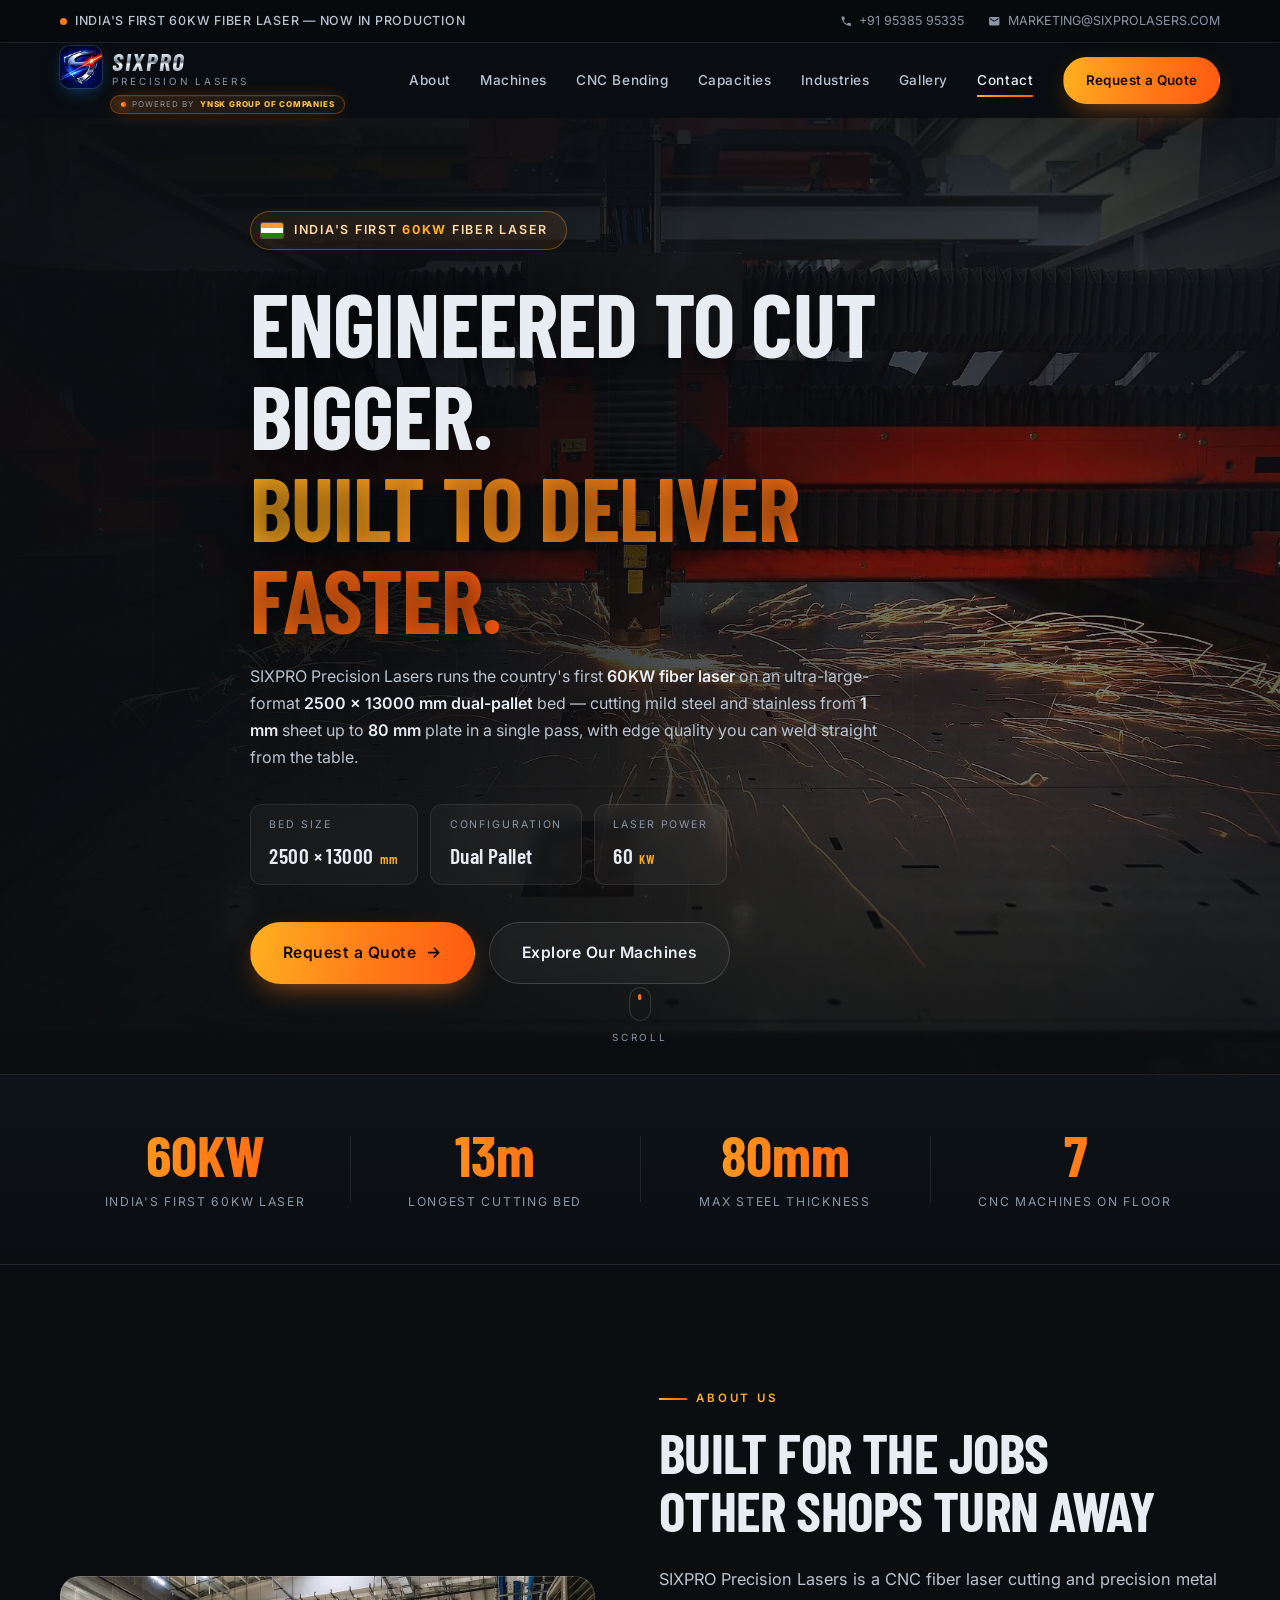
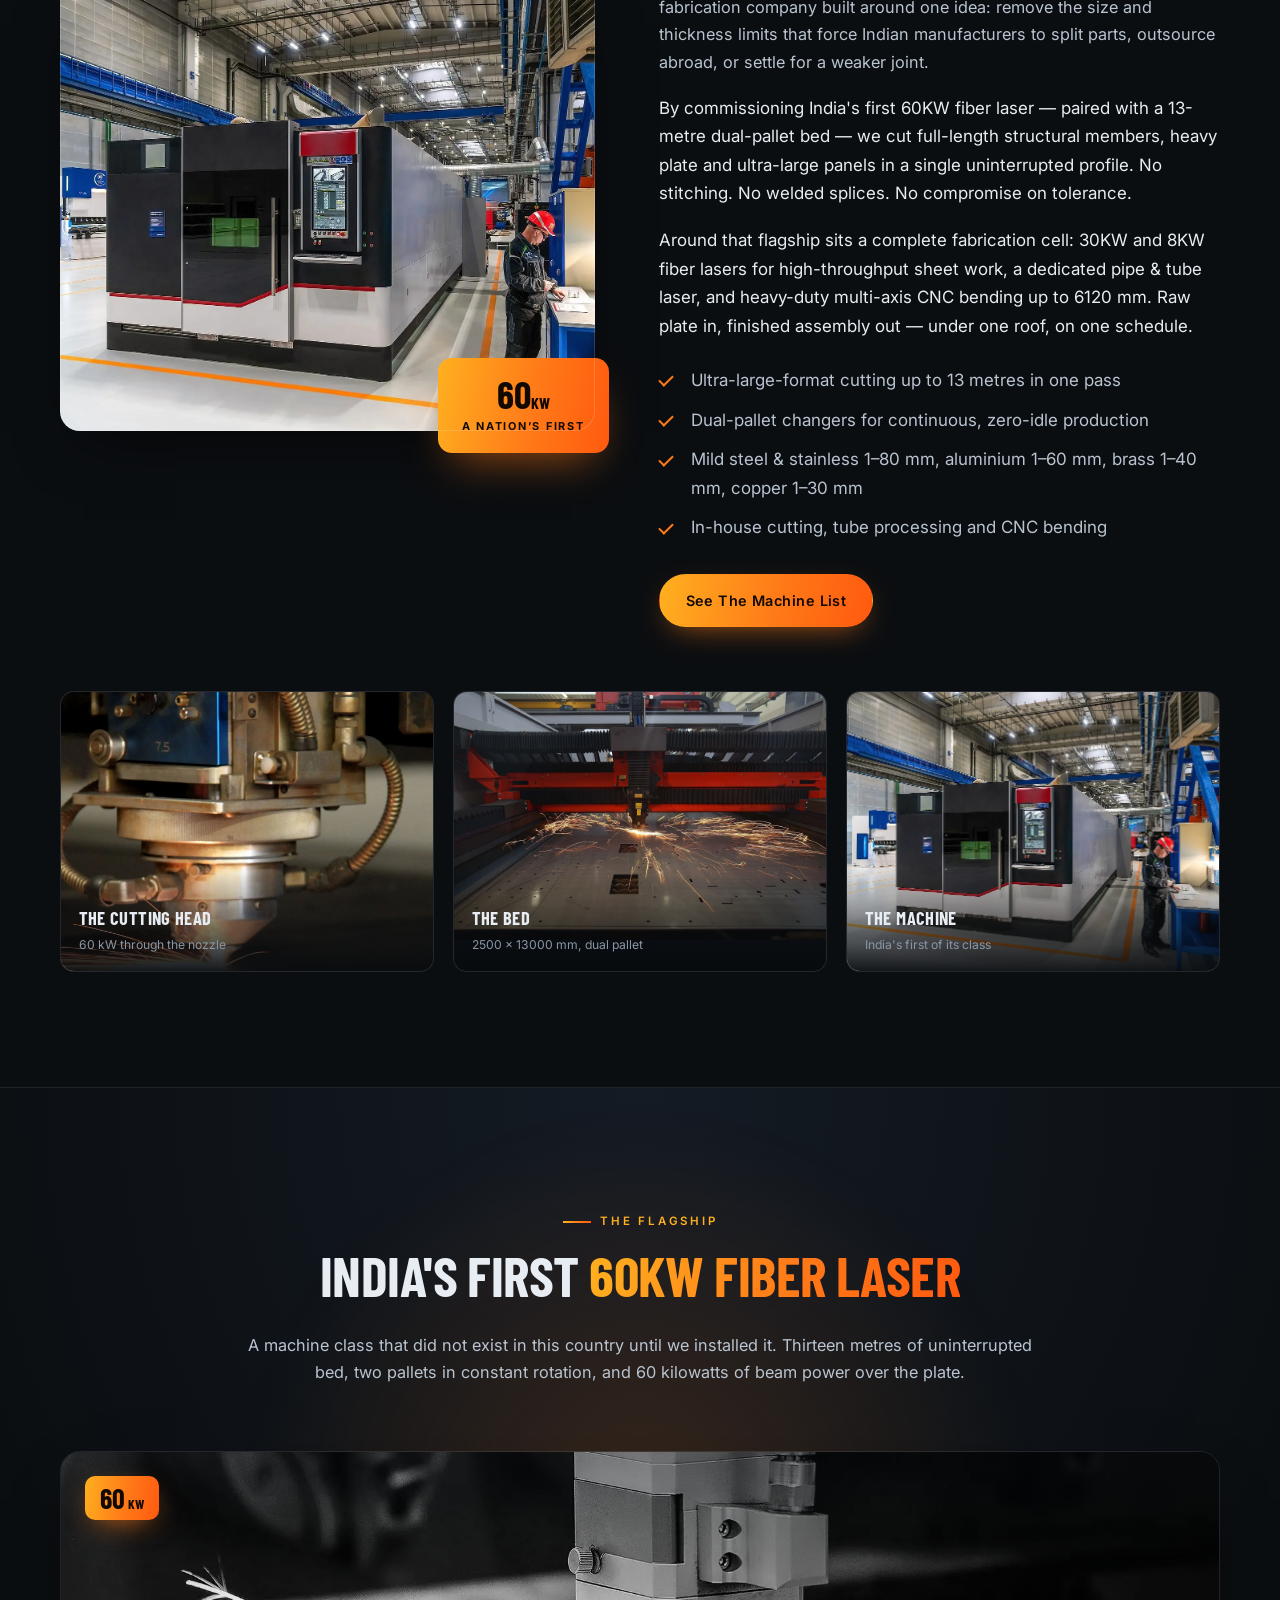
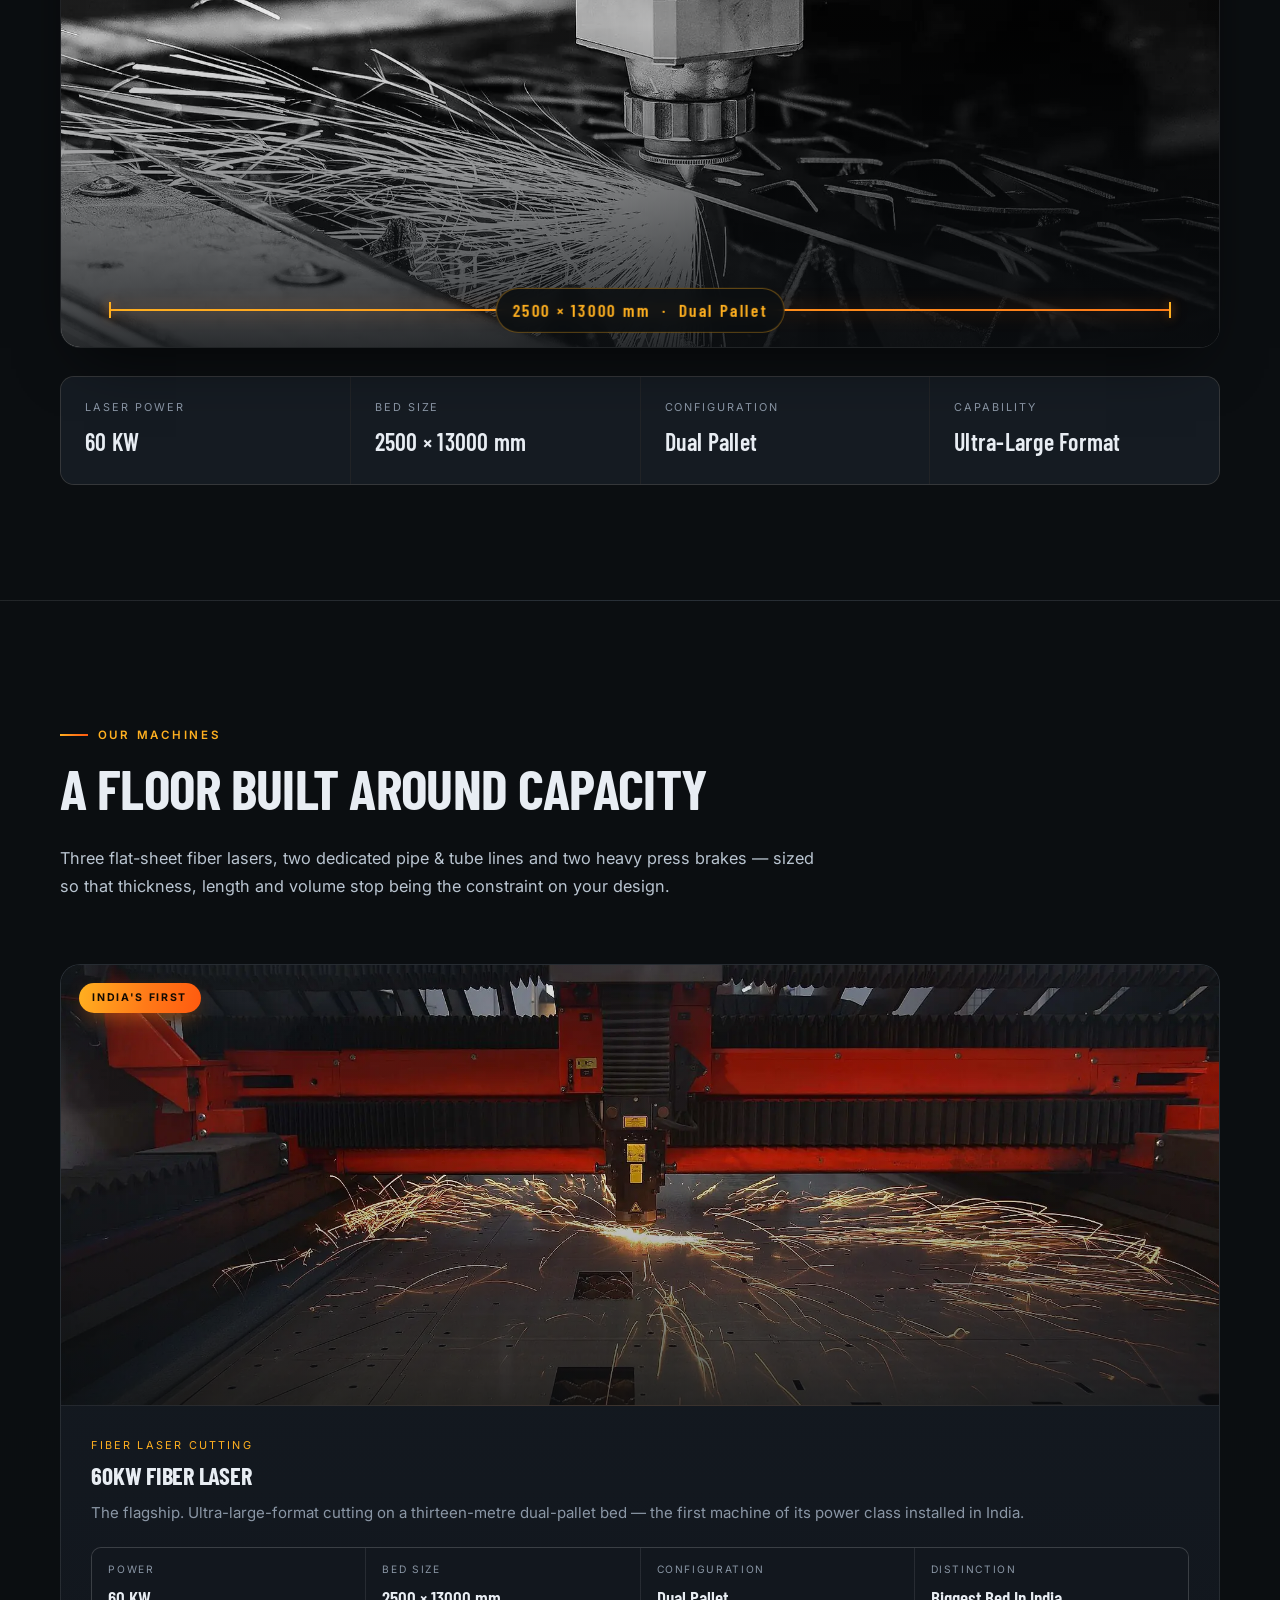
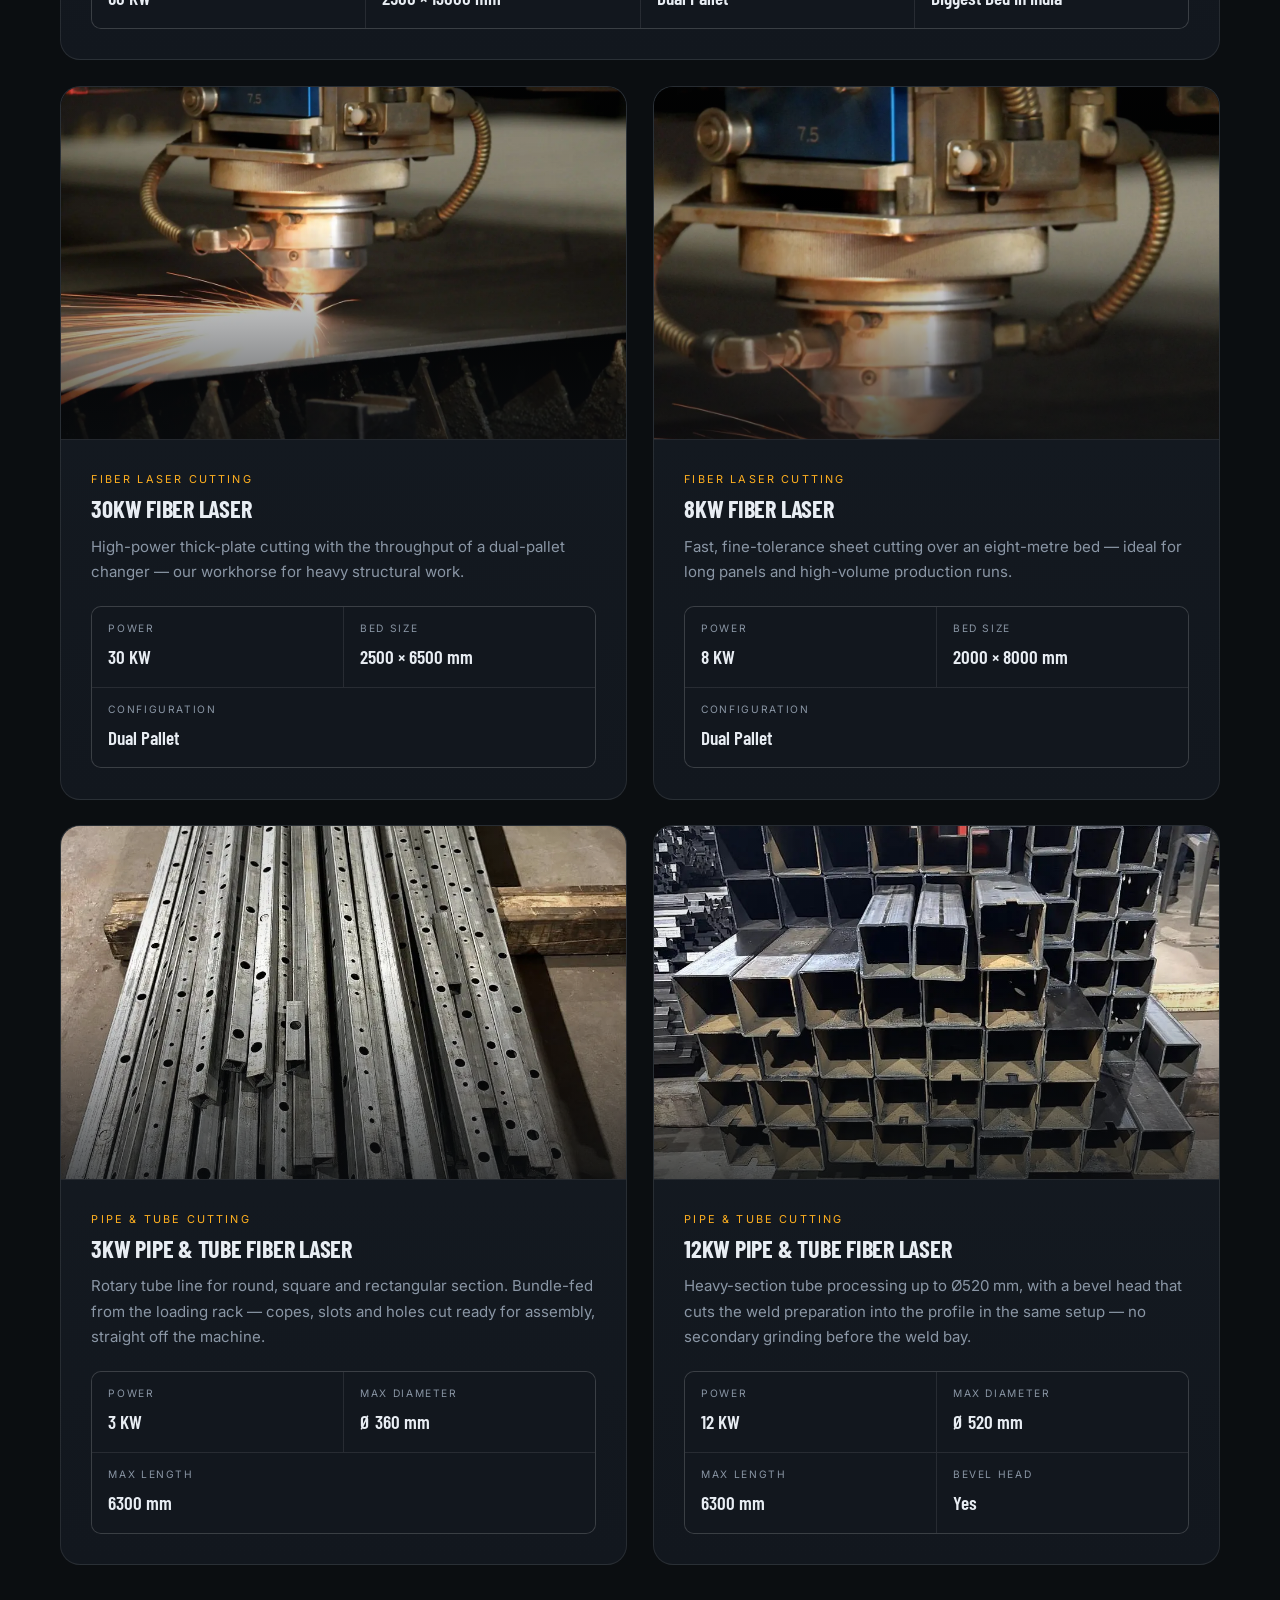
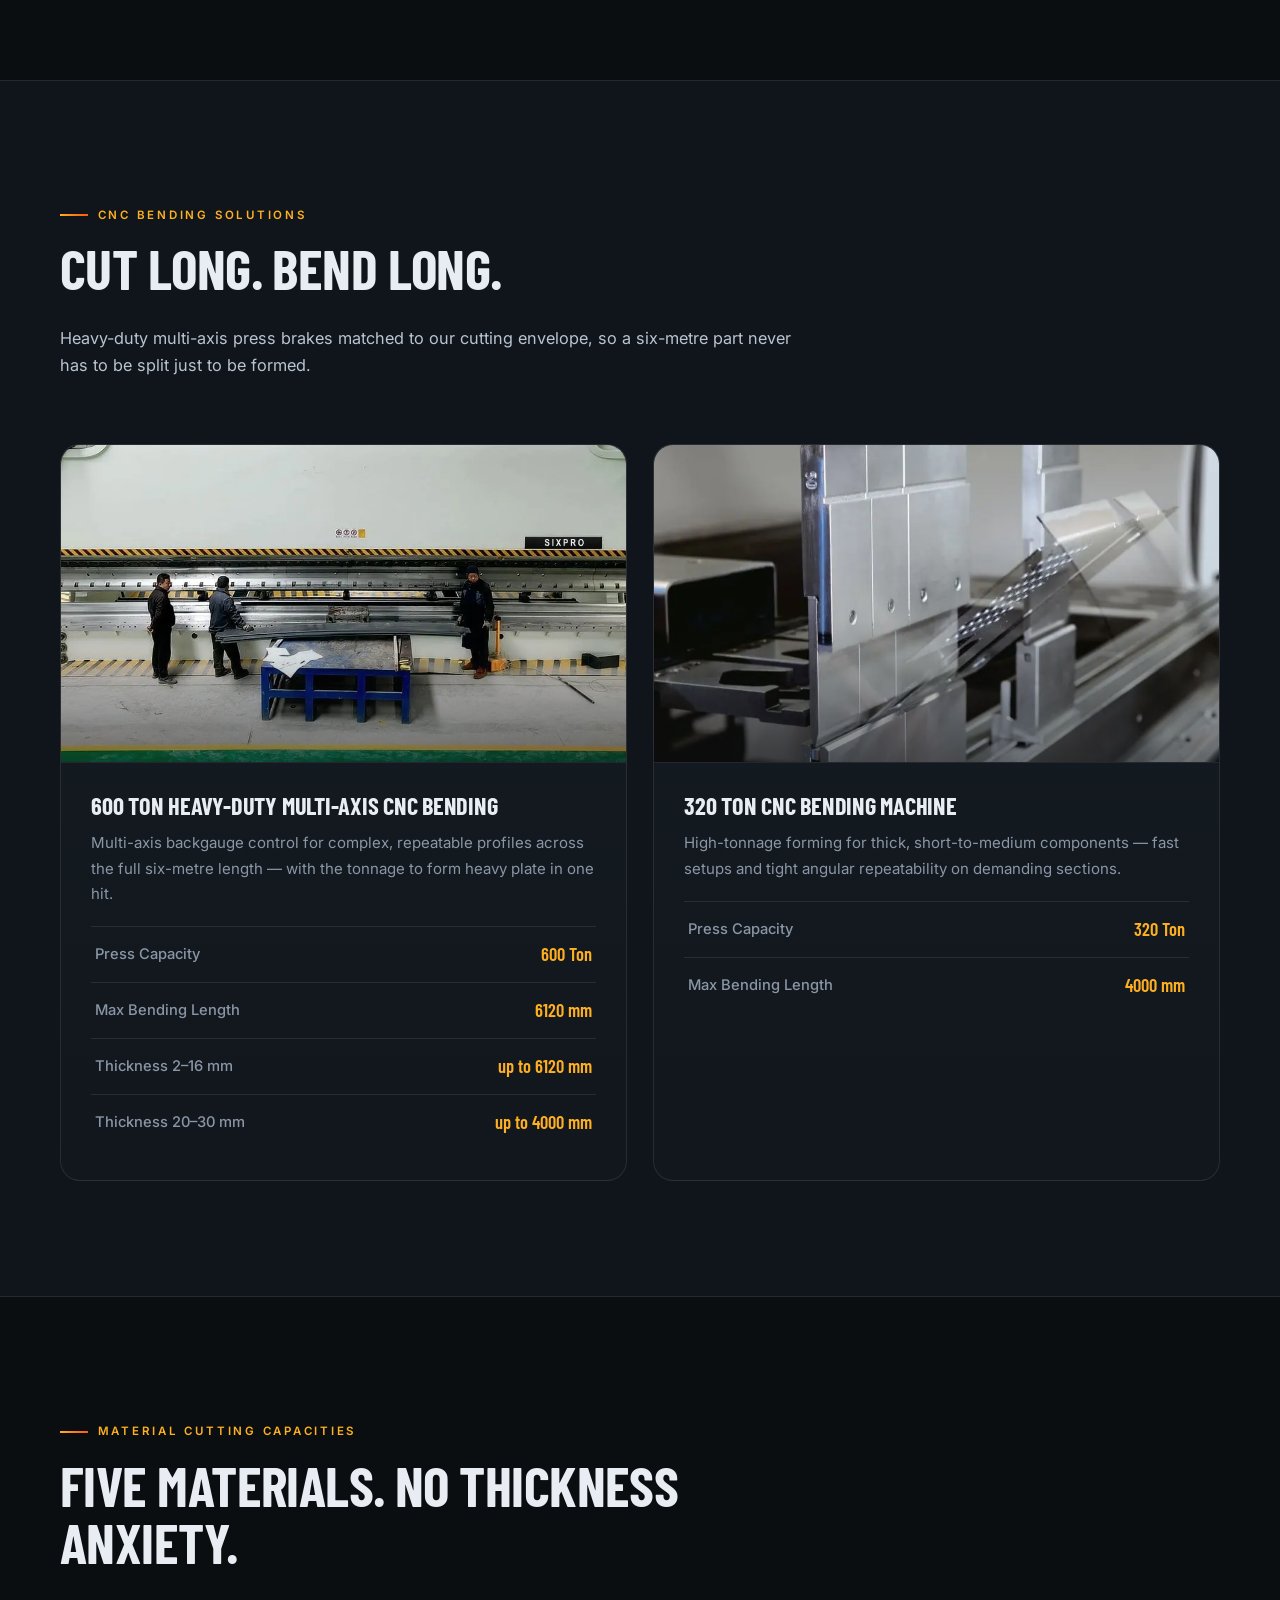
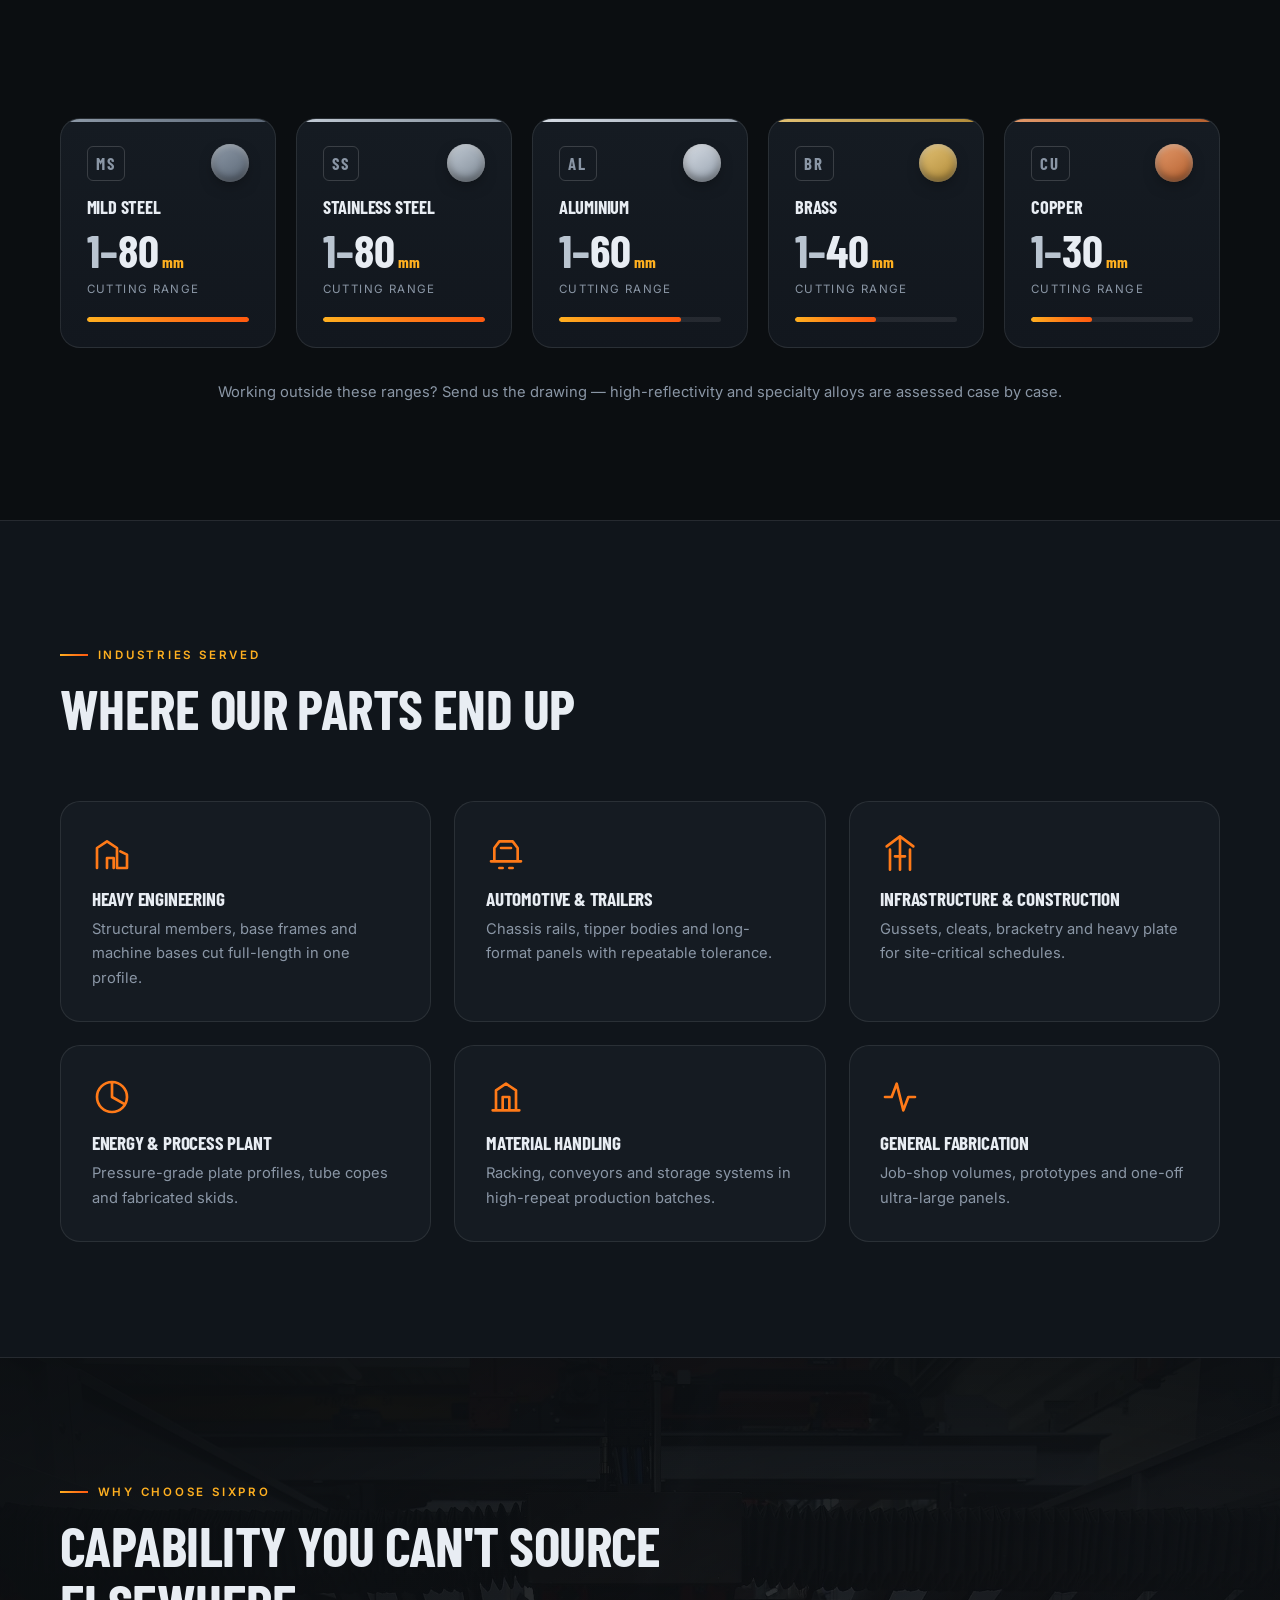
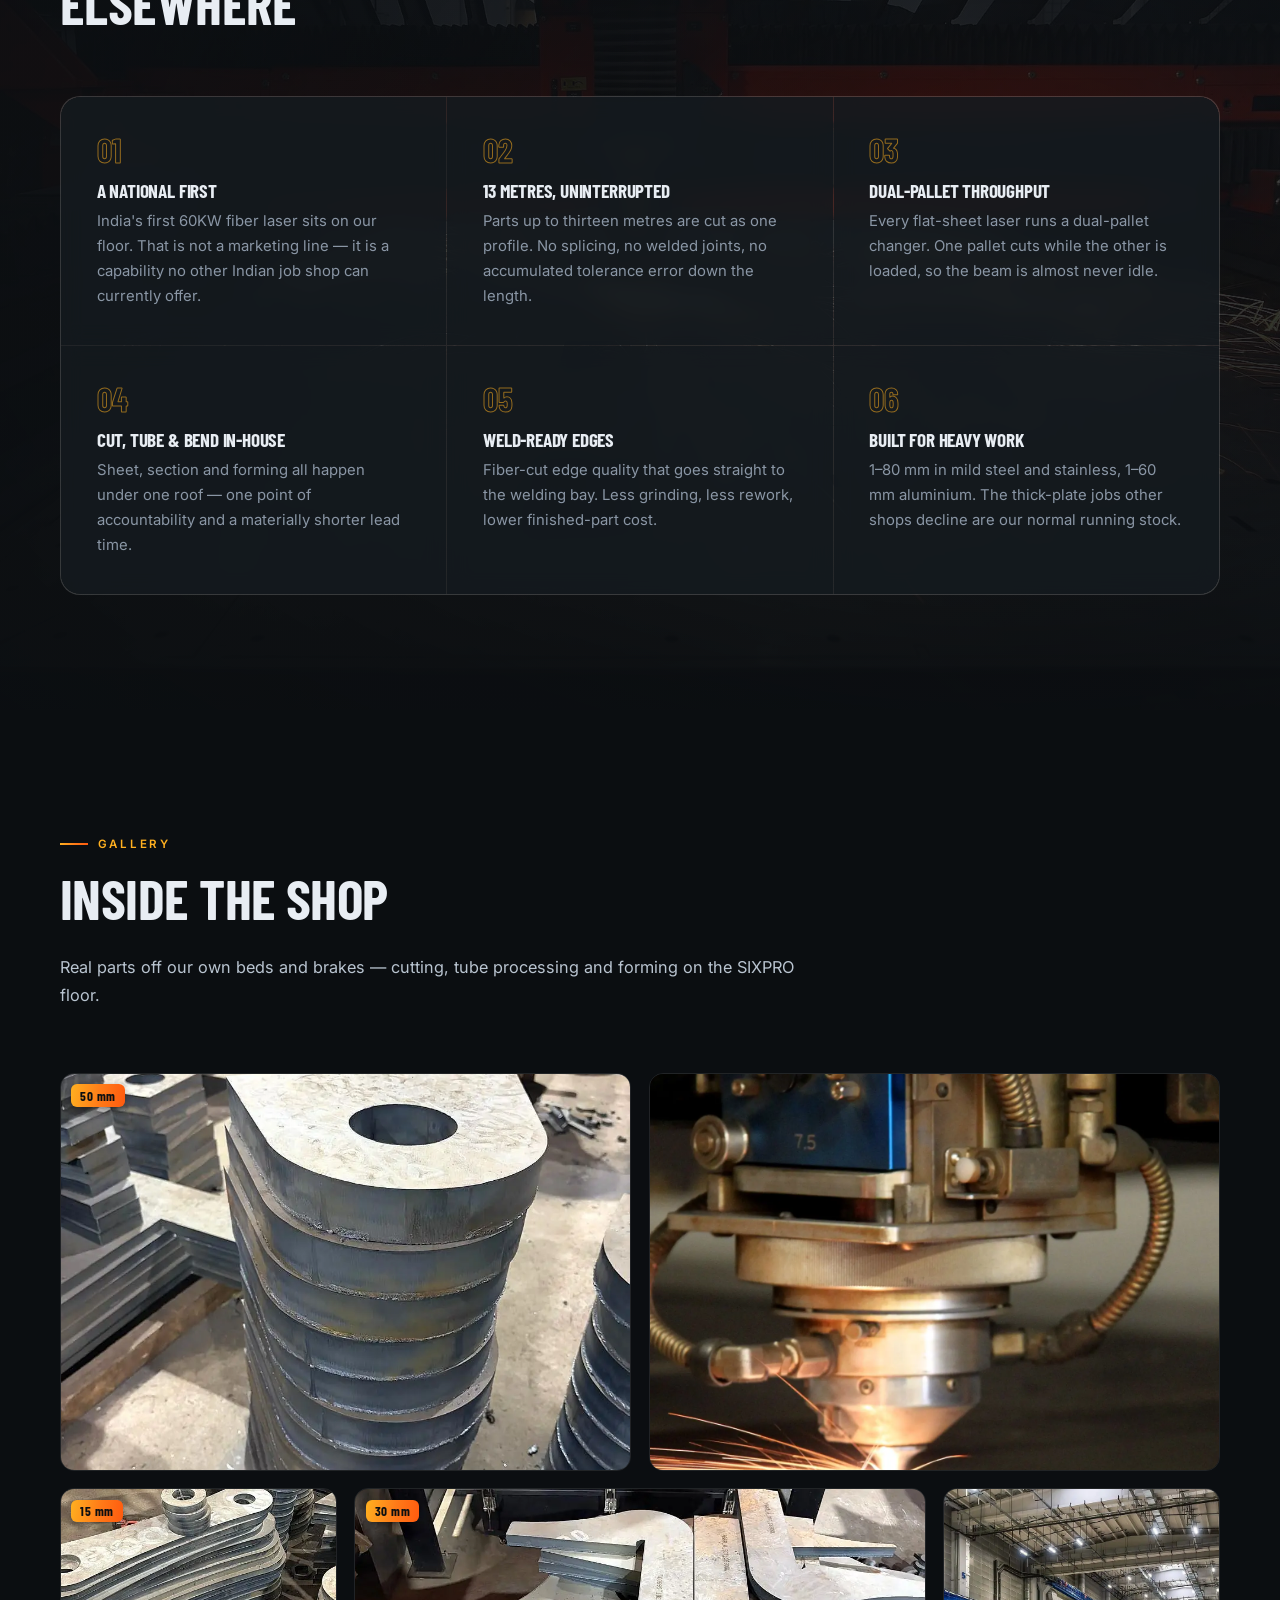
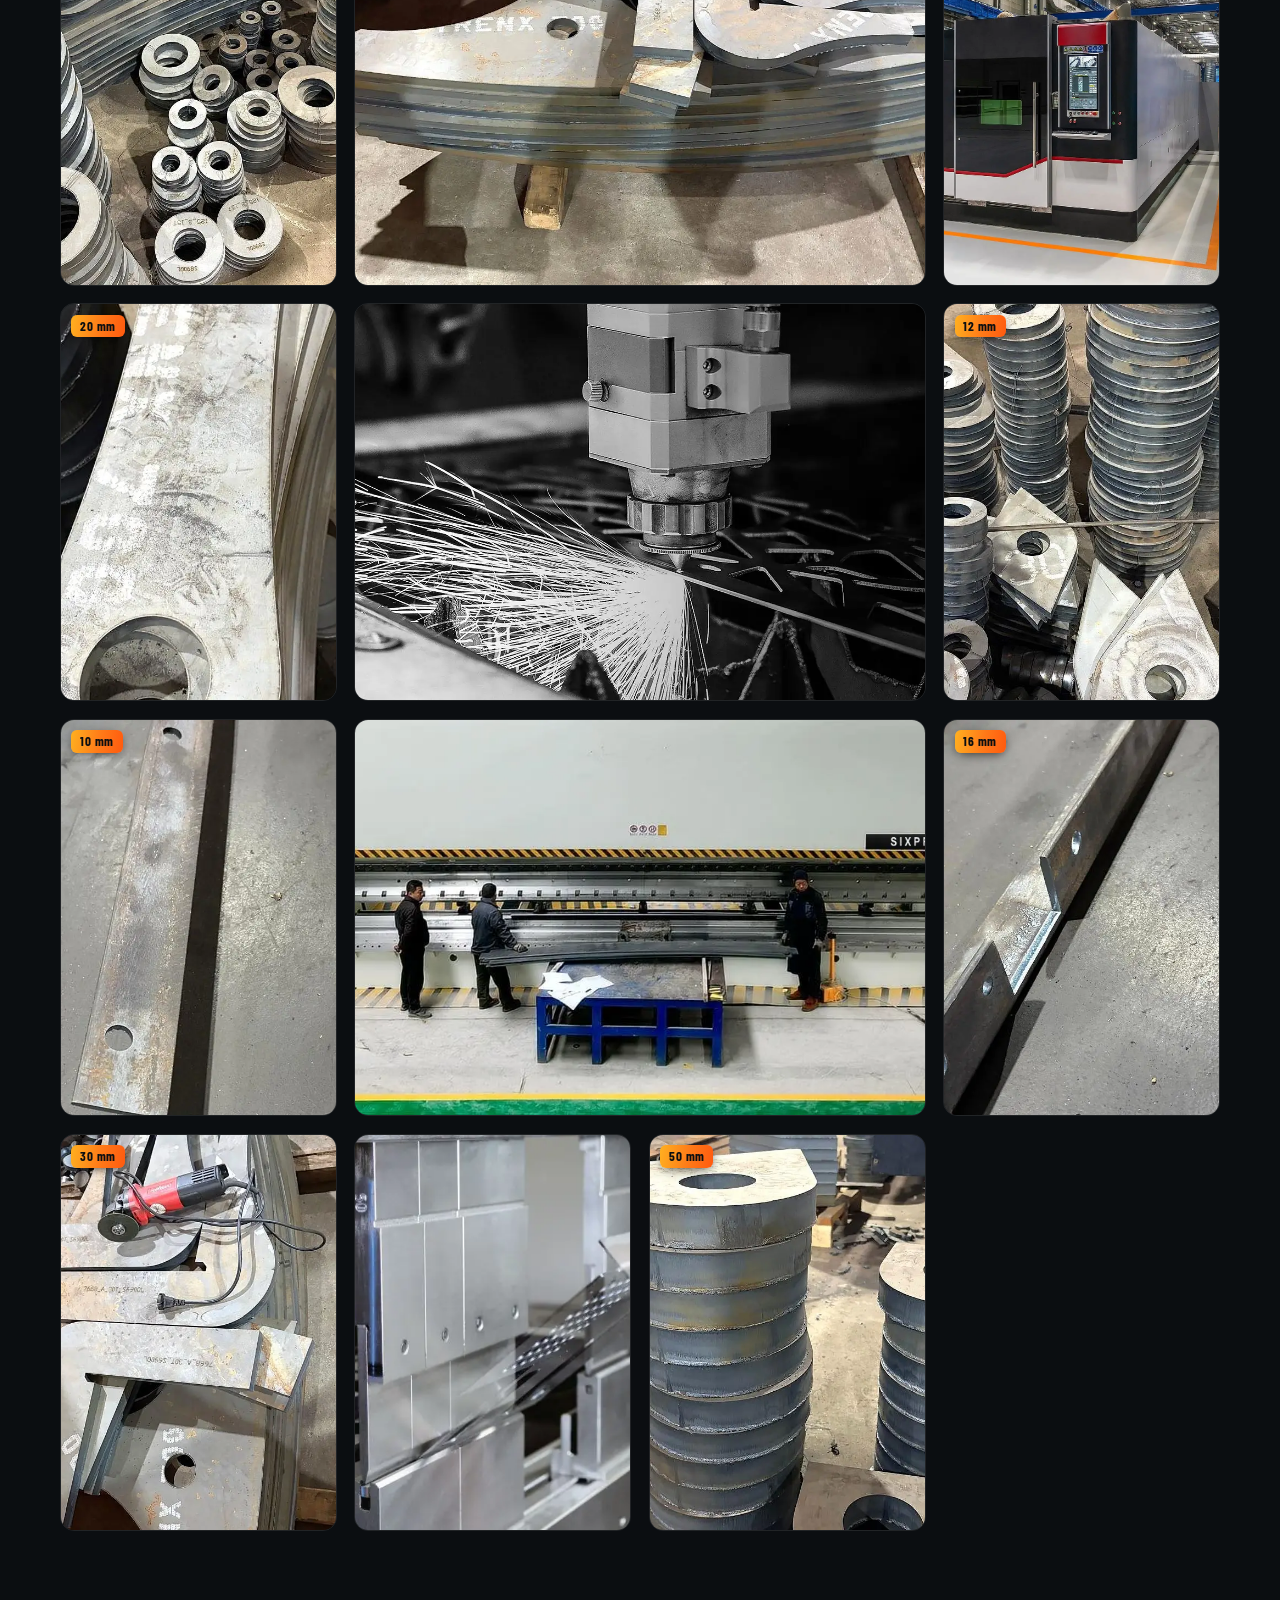
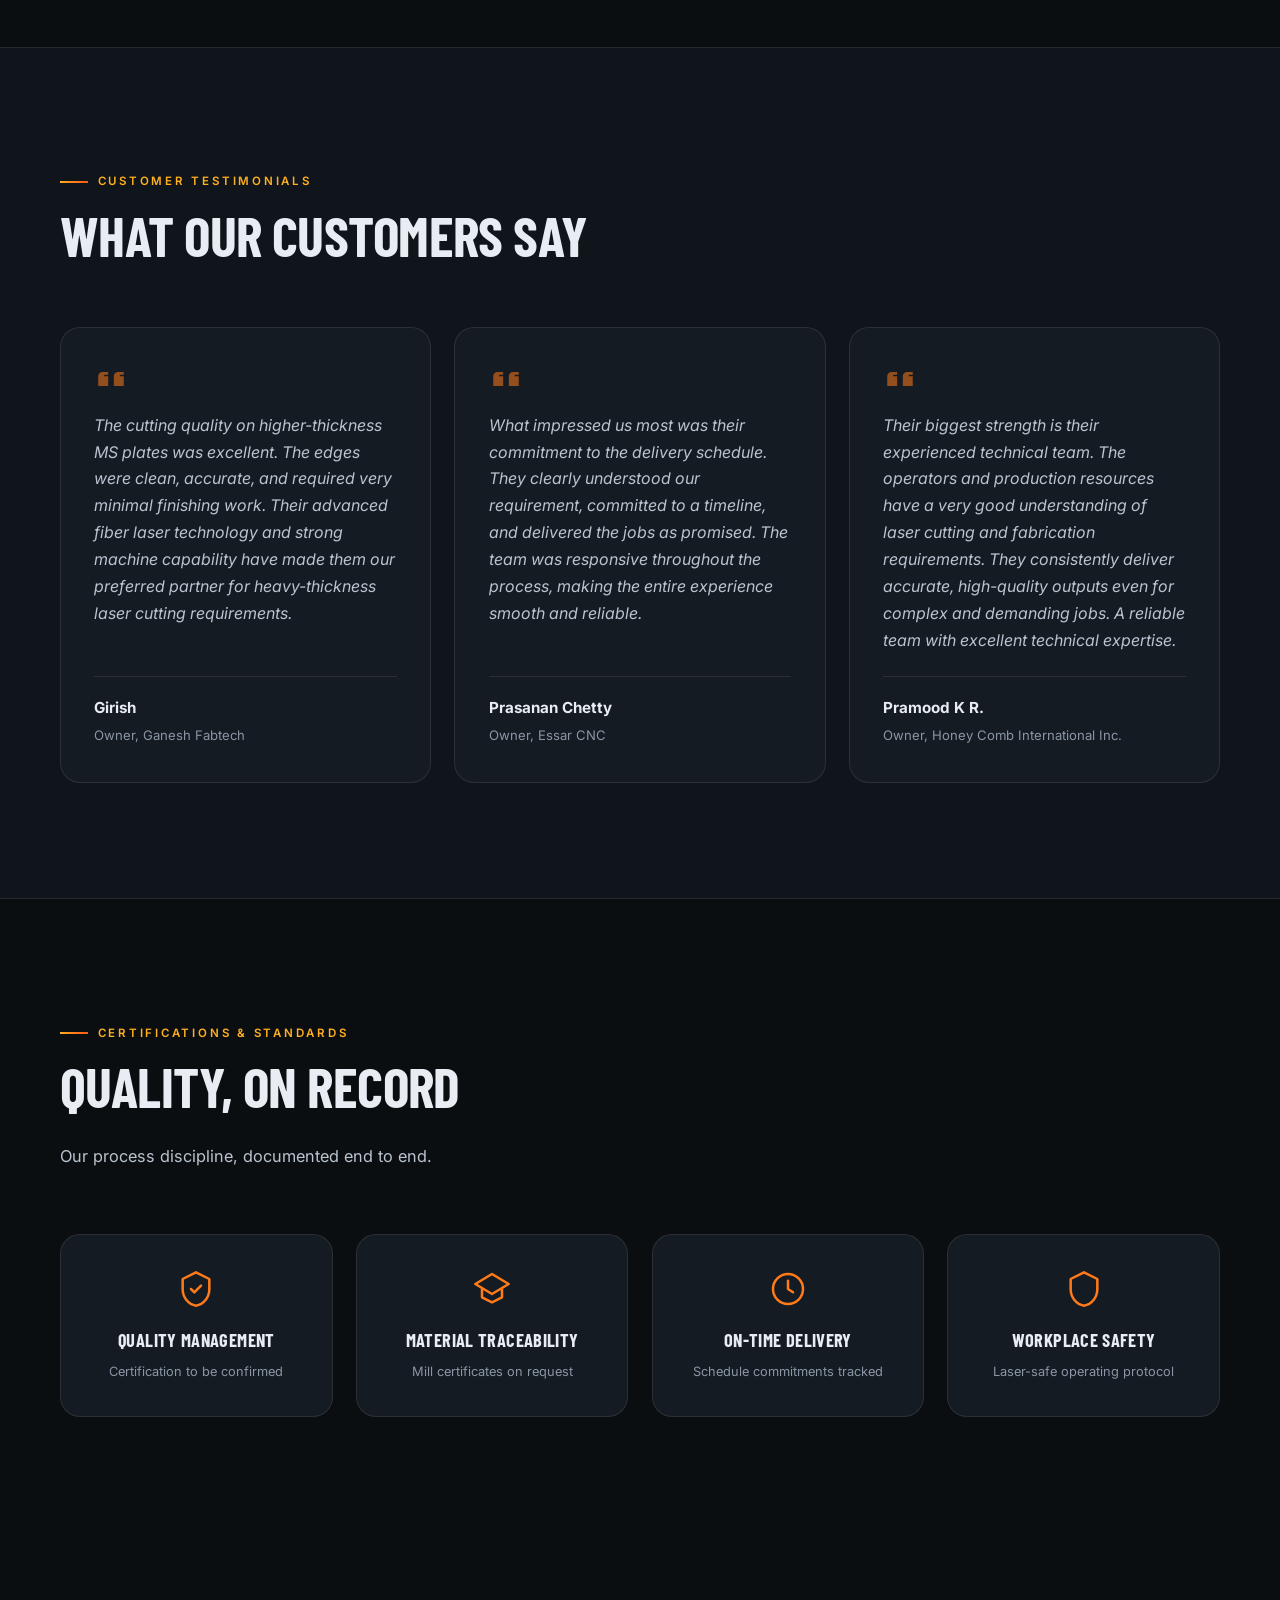
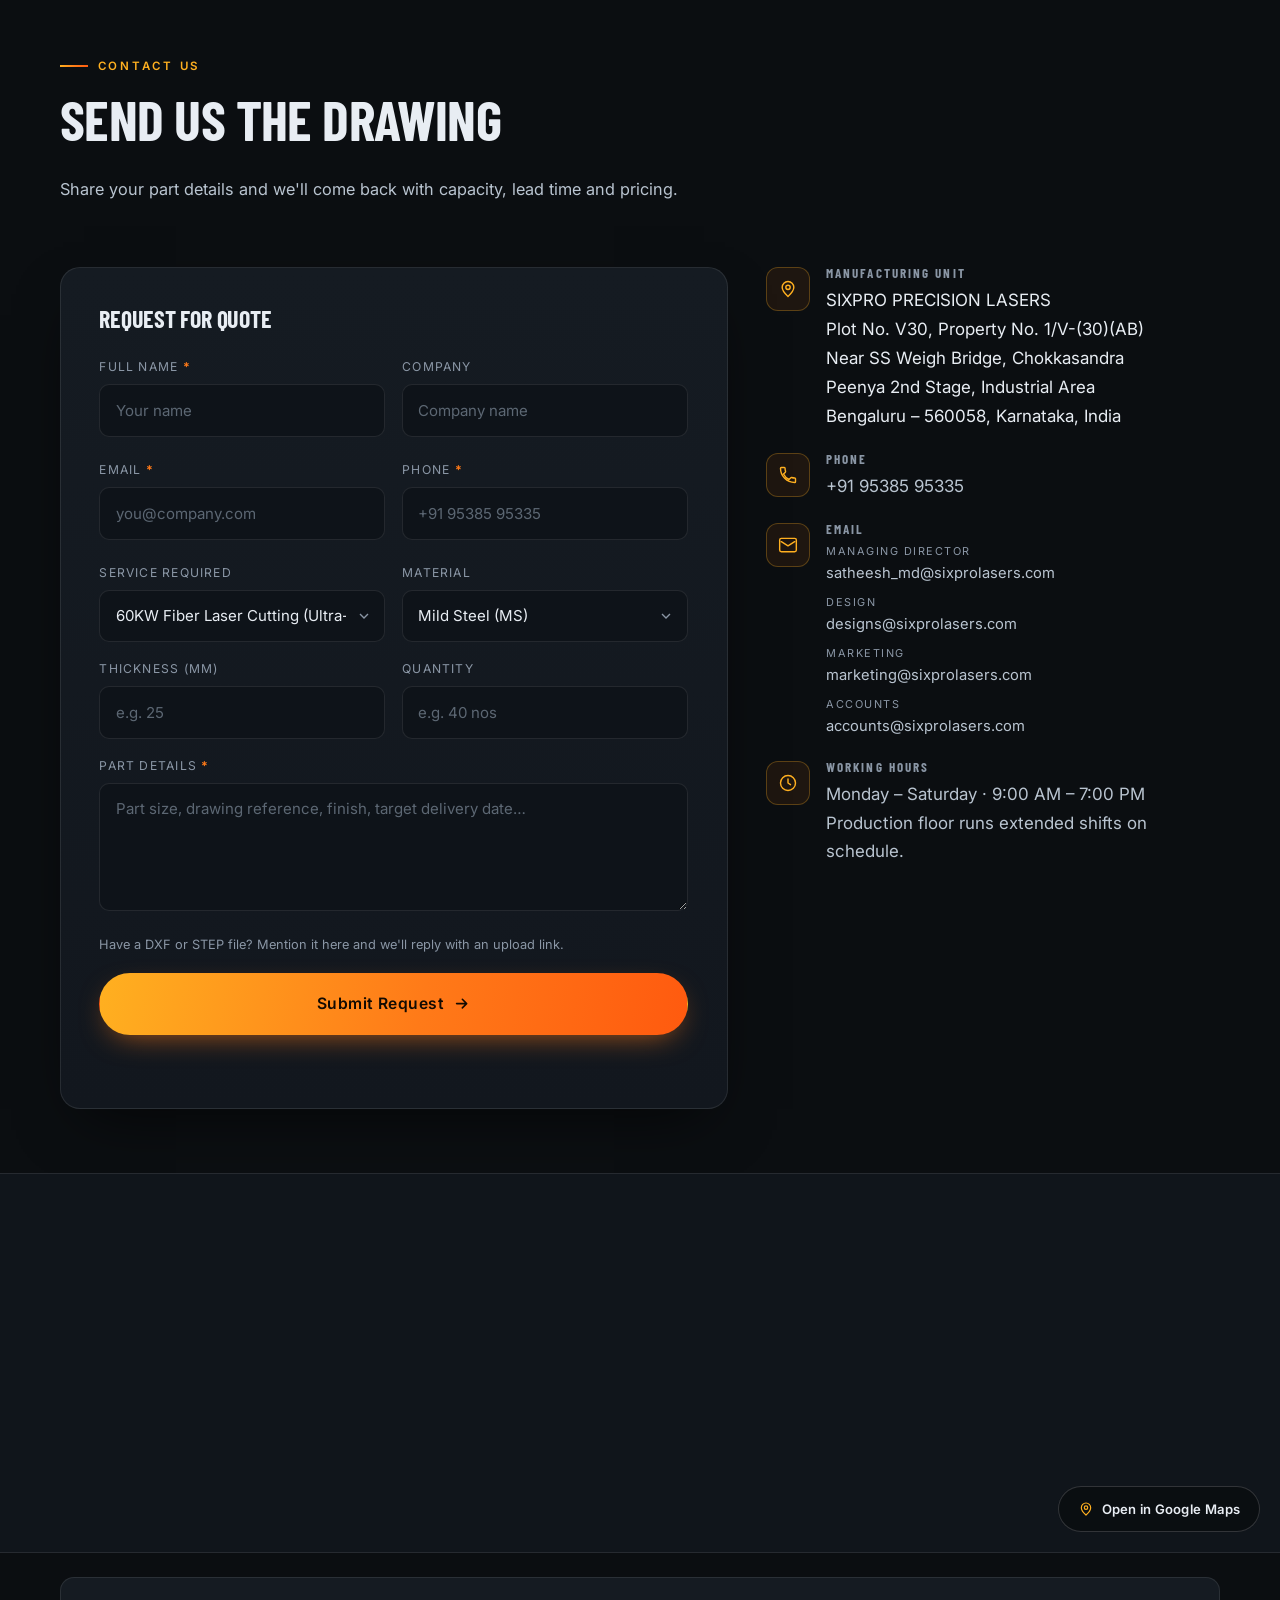
<file: index.html>
<!DOCTYPE html>
<html lang="en">
<head>
<meta charset="utf-8">
<meta name="viewport" content="width=device-width, initial-scale=1">
<title>SIXPRO Precision Lasers | India's First 60KW Fiber Laser Cutting</title>
<meta name="description" content="SIXPRO Precision Lasers operates India's first 60KW fiber laser with a 2500 × 13000 mm dual-pallet bed. Ultra-large-format CNC fiber laser cutting, pipe &amp; tube cutting and heavy-duty CNC bending. Cuts mild steel and stainless from 1 mm to 80 mm.">
<meta name="keywords" content="60KW fiber laser India, CNC fiber laser cutting, ultra large format laser cutting, precision metal fabrication, CNC bending, pipe and tube laser cutting, 80mm steel cutting">
<meta name="author" content="SIXPRO Precision Lasers">
<meta name="robots" content="index, follow">
<link rel="canonical" href="https://www.sixprolasers.com/">

<!-- Open Graph / social -->
<meta property="og:type" content="website">
<meta property="og:site_name" content="SIXPRO Precision Lasers">
<meta property="og:title" content="India's First 60KW Fiber Laser | SIXPRO Precision Lasers">
<meta property="og:description" content="Ultra-large-format fiber laser cutting on a 2500 × 13000 mm dual-pallet bed. Cutting mild steel and stainless from 1 mm to 80 mm.">
<meta property="og:image" content="https://www.sixprolasers.com/assets/img/laser-hero.jpg">
<meta property="og:url" content="https://www.sixprolasers.com/">
<meta name="twitter:card" content="summary_large_image">
<meta name="theme-color" content="#0B0E11">

<link rel="icon" href="assets/favicon-64.png" type="image/png" sizes="64x64">
<link rel="apple-touch-icon" href="assets/apple-touch-icon.png">
<link rel="preconnect" href="https://fonts.googleapis.com">
<link rel="preconnect" href="https://fonts.gstatic.com" crossorigin>
<link href="https://fonts.googleapis.com/css2?family=Barlow+Condensed:wght@500;600;700&family=Inter:wght@400;500;600;700&display=swap" rel="stylesheet">
<link rel="preload" as="image" href="assets/img/laser-hero.webp" type="image/webp">
<link rel="stylesheet" href="css/styles.css?v=20261029-1">
</head>
<body>

<a class="skip-link" href="#main">Skip to content</a>

<!-- ══════════════════════════ HEADER ══════════════════════════ -->
<div class="topbar">
  <div class="wrap topbar__inner">
    <span class="topbar__tag"><span class="pulse"></span> India's First 60KW Fiber Laser — Now In Production</span>
    <div class="topbar__links">
      <a href="tel:+919538595335" data-contact="phone-href"><svg class="ico" viewBox="0 0 24 24" aria-hidden="true"><path d="M6.6 10.8a15.1 15.1 0 0 0 6.6 6.6l2.2-2.2a1 1 0 0 1 1-.25 11.4 11.4 0 0 0 3.6.57 1 1 0 0 1 1 1V20a1 1 0 0 1-1 1A17 17 0 0 1 3 4a1 1 0 0 1 1-1h3.5a1 1 0 0 1 1 1 11.4 11.4 0 0 0 .57 3.6 1 1 0 0 1-.25 1z"/></svg><span data-contact="phone">+91 95385 95335</span></a>
      <a href="mailto:MARKETING@SIXPROLASERS.COM" data-contact="email-href"><svg class="ico" viewBox="0 0 24 24" aria-hidden="true"><path d="M20 4H4a2 2 0 0 0-2 2v12a2 2 0 0 0 2 2h16a2 2 0 0 0 2-2V6a2 2 0 0 0-2-2m0 4-8 5-8-5V6l8 5 8-5z"/></svg><span data-contact="email">MARKETING@SIXPROLASERS.COM</span></a>
    </div>
  </div>
</div>

<header class="nav" id="nav">
  <div class="wrap nav__inner">
    <div class="brandbox">
      <a class="brand" href="#top" aria-label="SIXPRO Precision Lasers home">
        <picture class="brand__mark"><source srcset="assets/sixpro-mark.webp" type="image/webp"><img src="assets/sixpro-mark.png" alt="" width="42" height="42"></picture>
        <span class="brand__text">
          <strong>SIXPRO</strong>
          <em>Precision Lasers</em>
        </span>
      </a>
      <p class="powered" data-contact="powered">Powered by <a href="https://www.ynsklaser.in" target="_blank" rel="noopener noreferrer">YNSK Group of Companies</a></p>
    </div>

    <nav class="nav__links" id="navLinks" aria-label="Primary">
      <a href="#about">About</a>
      <a href="#machines">Machines</a>
      <a href="#bending">CNC Bending</a>
      <a href="#materials">Capacities</a>
      <a href="#industries">Industries</a>
      <a href="#gallery">Gallery</a>
      <a href="#contact">Contact</a>
      <a class="btn btn--primary nav__cta" href="#rfq">Request a Quote</a>
    </nav>

    <button class="burger" id="burger" aria-label="Open menu" aria-expanded="false" aria-controls="navLinks">
      <span></span><span></span><span></span>
    </button>
  </div>
</header>

<main id="main">

<!-- ══════════════════════════ HERO ══════════════════════════ -->
<section class="hero" id="top">
  <picture class="hero__bg">
    <source srcset="assets/img/laser-hero.webp" type="image/webp">
    <img src="assets/img/laser-hero.jpg" alt="CNC fiber laser cutting head profiling a steel sheet, sparks streaming across the bed" fetchpriority="high" decoding="async">
  </picture>
  <div class="hero__scrim"></div>
  <div class="hero__grid" aria-hidden="true"></div>

  <div class="wrap hero__inner">
    <div class="flag-badge reveal">
      <span class="flag-badge__flag" aria-hidden="true">
        <span></span><span></span><span></span>
      </span>
      <span>India's First <b>60KW</b> Fiber Laser</span>
    </div>

    <h1 class="hero__title reveal" data-delay="1">
      Engineered To Cut Bigger.<br>
      <span class="grad">Built To Deliver Faster.</span>
    </h1>

    <p class="hero__lead reveal" data-delay="2">
      SIXPRO Precision Lasers runs the country's first <strong>60KW fiber laser</strong> on an
      ultra-large-format <strong>2500 × 13000 mm dual-pallet</strong> bed — cutting mild steel and
      stainless from <strong>1 mm</strong> sheet up to <strong>80 mm</strong> plate in a single pass, with edge quality you can weld straight from the table.
    </p>

    <div class="hero__specs reveal" data-delay="3">
      <div class="spec-chip">
        <span class="spec-chip__k">Bed Size</span>
        <span class="spec-chip__v">2500 × 13000 <i>mm</i></span>
      </div>
      <div class="spec-chip">
        <span class="spec-chip__k">Configuration</span>
        <span class="spec-chip__v">Dual Pallet</span>
      </div>
      <div class="spec-chip">
        <span class="spec-chip__k">Laser Power</span>
        <span class="spec-chip__v">60 <i>KW</i></span>
      </div>
    </div>

    <div class="hero__cta reveal" data-delay="4">
      <a class="btn btn--primary btn--lg" href="#rfq">Request a Quote<svg class="ico" viewBox="0 0 24 24" aria-hidden="true"><path d="M5 12h13m-5-6 6 6-6 6" fill="none" stroke="currentColor" stroke-width="2.2" stroke-linecap="round" stroke-linejoin="round"/></svg></a>
      <a class="btn btn--ghost btn--lg" href="#machines">Explore Our Machines</a>
    </div>
  </div>

  <a class="hero__scroll" href="#stats" aria-label="Scroll to next section">
    <span class="hero__mouse"></span>
    <span>Scroll</span>
  </a>
</section>

<!-- ══════════════════════════ STATS ══════════════════════════ -->
<section class="stats" id="stats">
  <div class="wrap stats__grid">
    <div class="stat reveal"><span class="stat__n" data-count="60" data-suffix="KW">0</span><span class="stat__l">India's First 60KW Laser</span></div>
    <div class="stat reveal" data-delay="1"><span class="stat__n" data-count="13" data-suffix="m">0</span><span class="stat__l">Longest Cutting Bed</span></div>
    <div class="stat reveal" data-delay="2"><span class="stat__n" data-count="80" data-suffix="mm">0</span><span class="stat__l">Max Steel Thickness</span></div>
    <div class="stat reveal" data-delay="3"><span class="stat__n" data-count="7" data-suffix="">0</span><span class="stat__l">CNC Machines On Floor</span></div>
  </div>
</section>

<!-- ══════════════════════════ ABOUT ══════════════════════════ -->
<section class="section" id="about">
  <div class="wrap about">
    <div class="about__media reveal">
      <picture>
        <source srcset="assets/img/laser-machine.webp" type="image/webp">
        <img src="assets/img/laser-machine.jpg" alt="Large-format enclosed fiber laser cutting machine on the SIXPRO production floor" loading="lazy" decoding="async" width="1500" height="1133">
      </picture>
      <div class="about__badge">
        <span class="about__badge-n">60<i>KW</i></span>
        <span class="about__badge-t">A nation&rsquo;s first</span>
      </div>
    </div>

    <div class="about__body">
      <p class="eyebrow reveal">About Us</p>
      <h2 class="reveal" data-delay="1">Built For The Jobs<br>Other Shops Turn Away</h2>
      <p class="lead reveal" data-delay="2">
        SIXPRO Precision Lasers is a CNC fiber laser cutting and precision metal fabrication company built
        around one idea: remove the size and thickness limits that force Indian manufacturers to split
        parts, outsource abroad, or settle for a weaker joint.
      </p>
      <p class="reveal" data-delay="3">
        By commissioning India's first 60KW fiber laser — paired with a 13-metre dual-pallet bed — we cut
        full-length structural members, heavy plate and ultra-large panels in a single uninterrupted
        profile. No stitching. No welded splices. No compromise on tolerance.
      </p>
      <p class="reveal" data-delay="3">
        Around that flagship sits a complete fabrication cell: 30KW and 8KW fiber lasers for high-throughput
        sheet work, a dedicated pipe &amp; tube laser, and heavy-duty multi-axis CNC bending up to 6120 mm.
        Raw plate in, finished assembly out — under one roof, on one schedule.
      </p>

      <ul class="ticks reveal" data-delay="4">
        <li>Ultra-large-format cutting up to 13 metres in one pass</li>
        <li>Dual-pallet changers for continuous, zero-idle production</li>
        <li>Mild steel &amp; stainless 1–80 mm, aluminium 1–60 mm, brass 1–40 mm, copper 1–30 mm</li>
        <li>In-house cutting, tube processing and CNC bending</li>
      </ul>

      <a class="btn btn--primary reveal" data-delay="5" href="#machines">See The Machine List</a>
    </div>
  </div>

  <!-- 60KW showcase strip.
       Drop replacement photos in at these exact filenames and they appear here
       and in the gallery at the same time — no markup changes needed. -->
  <div class="wrap">
    <div class="astrip">
      <figure class="astrip__item reveal">
        <picture>
          <source srcset="assets/img/laser-head.webp" type="image/webp">
          <img src="assets/img/laser-head.jpg" alt="The 60KW cutting head driving a kerf through steel plate" loading="lazy" decoding="async" width="1600" height="1067">
        </picture>
        <figcaption><strong>The Cutting Head</strong><span>60 kW through the nozzle</span></figcaption>
      </figure>

      <figure class="astrip__item reveal" data-delay="1">
        <picture>
          <source srcset="assets/img/laser-hero.webp" type="image/webp">
          <img src="assets/img/laser-hero.jpg" alt="Gantry travelling the 13-metre dual-pallet bed mid-cut" loading="lazy" decoding="async" width="1920" height="1280">
        </picture>
        <figcaption><strong>The Bed</strong><span>2500 × 13000 mm, dual pallet</span></figcaption>
      </figure>

      <figure class="astrip__item reveal" data-delay="2">
        <picture>
          <source srcset="assets/img/laser-machine.webp" type="image/webp">
          <img src="assets/img/laser-machine.jpg" alt="The full large-format fiber laser installation on the SIXPRO floor" loading="lazy" decoding="async" width="1500" height="1133">
        </picture>
        <figcaption><strong>The Machine</strong><span>India's first of its class</span></figcaption>
      </figure>
    </div>
  </div>
</section>

<!-- ══════════════════════════ FLAGSHIP 60KW ══════════════════════════ -->
<section class="flagship" id="flagship">
  <div class="flagship__glow" aria-hidden="true"></div>
  <div class="wrap">
    <div class="flagship__head">
      <p class="eyebrow eyebrow--light reveal">The Flagship</p>
      <h2 class="reveal" data-delay="1">India's First <span class="grad">60KW Fiber Laser</span></h2>
      <p class="lead lead--light reveal" data-delay="2">
        A machine class that did not exist in this country until we installed it. Thirteen metres of
        uninterrupted bed, two pallets in constant rotation, and 60 kilowatts of beam power over the plate.
      </p>
    </div>

    <div class="flagship__body reveal" data-delay="2">
      <figure class="fvisual">
        <picture>
          <source srcset="assets/img/laser-band.webp" type="image/webp">
          <img src="assets/img/laser-band.jpg" alt="SIXPRO's 60KW fiber laser mid-cut, with a completed nest of profiled parts alongside" loading="lazy" decoding="async" width="1800" height="750">
        </picture>
        <figcaption class="fvisual__badge"><span>60</span><i>KW</i></figcaption>
        <div class="fvisual__dim" aria-hidden="true">
          <span class="fvisual__dim-label">2500 × 13000 mm &nbsp;·&nbsp; Dual Pallet</span>
        </div>
      </figure>

      <div class="flagship__specs">
        <div class="fspec"><span>Laser Power</span><strong>60 KW</strong></div>
        <div class="fspec"><span>Bed Size</span><strong>2500 × 13000 mm</strong></div>
        <div class="fspec"><span>Configuration</span><strong>Dual Pallet</strong></div>
        <div class="fspec"><span>Capability</span><strong>Ultra-Large Format</strong></div>
      </div>
    </div>
  </div>
</section>

<!-- ══════════════════════════ MACHINES ══════════════════════════ -->
<section class="section" id="machines">
  <div class="wrap">
    <div class="section__head">
      <p class="eyebrow reveal">Our Machines</p>
      <h2 class="reveal" data-delay="1">A Floor Built Around Capacity</h2>
      <p class="lead reveal" data-delay="2">Three flat-sheet fiber lasers, two dedicated pipe &amp; tube lines and two heavy press brakes — sized so that thickness, length and volume stop being the constraint on your design.</p>
    </div>

    <div class="mgrid">

      <!-- 60KW -->
      <article class="mcard mcard--hero reveal">
        <span class="mcard__flag">India's First</span>
        <div class="mcard__art">
          <picture>
            <source srcset="assets/img/laser-hero.webp" type="image/webp">
            <img src="assets/img/laser-hero.jpg" alt="60KW fiber laser cutting head profiling steel on the 13-metre dual-pallet bed" loading="lazy" decoding="async" width="1920" height="1280">
          </picture>
        </div>
        <div class="mcard__body">
          <p class="mcard__kicker">Fiber Laser Cutting</p>
          <h3>60KW Fiber Laser</h3>
          <p class="mcard__desc">The flagship. Ultra-large-format cutting on a thirteen-metre dual-pallet bed — the first machine of its power class installed in India.</p>
          <dl class="mspecs">
            <div><dt>Power</dt><dd>60 KW</dd></div>
            <div><dt>Bed Size</dt><dd>2500 × 13000 mm</dd></div>
            <div><dt>Configuration</dt><dd>Dual Pallet</dd></div>
            <div><dt>Distinction</dt><dd>Biggest Bed In India</dd></div>
          </dl>
        </div>
      </article>

      <!-- 30KW -->
      <article class="mcard reveal" data-delay="1">
        <div class="mcard__art">
          <picture>
            <source srcset="assets/img/laser-30kw.webp" type="image/webp">
            <img src="assets/img/laser-30kw.jpg" alt="30KW fiber laser head driving through heavy plate, sparks sweeping across the slat bed" loading="lazy" decoding="async" width="1600" height="900">
          </picture>
        </div>
        <div class="mcard__body">
          <p class="mcard__kicker">Fiber Laser Cutting</p>
          <h3>30KW Fiber Laser</h3>
          <p class="mcard__desc">High-power thick-plate cutting with the throughput of a dual-pallet changer — our workhorse for heavy structural work.</p>
          <dl class="mspecs">
            <div><dt>Power</dt><dd>30 KW</dd></div>
            <div><dt>Bed Size</dt><dd>2500 × 6500 mm</dd></div>
            <div><dt>Configuration</dt><dd>Dual Pallet</dd></div>
          </dl>
        </div>
      </article>

      <!-- 8KW -->
      <article class="mcard reveal" data-delay="2">
        <div class="mcard__art">
          <picture>
            <source srcset="assets/img/laser-head.webp" type="image/webp">
            <img src="assets/img/laser-head.jpg" alt="8KW fiber laser cutting head driving a fine kerf through sheet steel" loading="lazy" decoding="async" width="1600" height="1067">
          </picture>
        </div>
        <div class="mcard__body">
          <p class="mcard__kicker">Fiber Laser Cutting</p>
          <h3>8KW Fiber Laser</h3>
          <p class="mcard__desc">Fast, fine-tolerance sheet cutting over an eight-metre bed — ideal for long panels and high-volume production runs.</p>
          <dl class="mspecs">
            <div><dt>Power</dt><dd>8 KW</dd></div>
            <div><dt>Bed Size</dt><dd>2000 × 8000 mm</dd></div>
            <div><dt>Configuration</dt><dd>Dual Pallet</dd></div>
          </dl>
        </div>
      </article>

      <!-- Tube — 3KW: loading / smaller section -->
      <article class="mcard reveal" data-delay="3">
        <div class="mcard__art">
          <picture>
            <source srcset="assets/img/sx-tube-drilled-lengths.webp" type="image/webp">
            <img src="assets/img/sx-tube-drilled-lengths.jpg" alt="Square section cut to length with mounting holes profiled in, off the 3KW tube laser" loading="lazy" decoding="async" width="960" height="720">
          </picture>
        </div>
        <div class="mcard__body">
          <p class="mcard__kicker">Pipe &amp; Tube Cutting</p>
          <h3>3KW Pipe &amp; Tube Fiber Laser</h3>
          <p class="mcard__desc">Rotary tube line for round, square and rectangular section. Bundle-fed from the loading rack — copes, slots and holes cut ready for assembly, straight off the machine.</p>
          <dl class="mspecs">
            <div><dt>Power</dt><dd>3 KW</dd></div>
            <div><dt>Max Diameter</dt><dd>Ø 360 mm</dd></div>
            <div><dt>Max Length</dt><dd>6300 mm</dd></div>
          </dl>
        </div>
      </article>

      <!-- Tube — 12KW: heavy section + bevel head -->
      <article class="mcard reveal" data-delay="4">
        <div class="mcard__art">
          <picture>
            <source srcset="assets/img/sx-tube-coped-sections.webp" type="image/webp">
            <img src="assets/img/sx-tube-coped-sections.jpg" alt="Heavy square section with copes and end profiles cut on the 12KW tube laser, stacked ready for assembly" loading="lazy" decoding="async" width="960" height="720">
          </picture>
        </div>
        <div class="mcard__body">
          <p class="mcard__kicker">Pipe &amp; Tube Cutting</p>
          <h3>12KW Pipe &amp; Tube Fiber Laser</h3>
          <p class="mcard__desc">Heavy-section tube processing up to Ø520 mm, with a bevel head that cuts the weld preparation into the profile in the same setup — no secondary grinding before the weld bay.</p>
          <dl class="mspecs">
            <div><dt>Power</dt><dd>12 KW</dd></div>
            <div><dt>Max Diameter</dt><dd>Ø 520 mm</dd></div>
            <div><dt>Max Length</dt><dd>6300 mm</dd></div>
            <div><dt>Bevel Head</dt><dd>Yes</dd></div>
          </dl>
        </div>
      </article>

    </div>
  </div>
</section>

<!-- ══════════════════════════ CNC BENDING ══════════════════════════ -->
<section class="section section--alt" id="bending">
  <div class="wrap">
    <div class="section__head">
      <p class="eyebrow reveal">CNC Bending Solutions</p>
      <h2 class="reveal" data-delay="1">Cut Long. Bend Long.</h2>
      <p class="lead reveal" data-delay="2">Heavy-duty multi-axis press brakes matched to our cutting envelope, so a six-metre part never has to be split just to be formed.</p>
    </div>

    <div class="bgrid">
      <article class="bcard reveal">
        <div class="bcard__art">
          <picture>
            <source srcset="assets/img/bending-heavy.webp" type="image/webp">
            <img src="assets/img/bending-heavy.jpg" alt="Heavy-duty multi-axis CNC press brake forming a long steel profile across its full bed length" loading="lazy" decoding="async" width="1600" height="526">
          </picture>
        </div>
        <div class="bcard__body">
          <h3>600 Ton Heavy-Duty Multi-Axis CNC Bending</h3>
          <p>Multi-axis backgauge control for complex, repeatable profiles across the full six-metre length — with the tonnage to form heavy plate in one hit.</p>
          <table class="btable">
            <caption class="sr-only">600 ton heavy-duty CNC bending capacity</caption>
            <tbody>
              <tr><th scope="row">Press Capacity</th><td>600 Ton</td></tr>
              <tr><th scope="row">Max Bending Length</th><td>6120 mm</td></tr>
              <tr><th scope="row">Thickness 2–16 mm</th><td>up to 6120 mm</td></tr>
              <tr><th scope="row">Thickness 20–30 mm</th><td>up to 4000 mm</td></tr>
            </tbody>
          </table>
        </div>
      </article>

      <article class="bcard reveal" data-delay="1">
        <div class="bcard__art">
          <picture>
            <source srcset="assets/img/bending-tooling.webp" type="image/webp">
            <img src="assets/img/bending-tooling.jpg" alt="Press brake punch and die closing on sheet steel, forming a crisp flange" loading="lazy" decoding="async" width="800" height="531">
          </picture>
        </div>
        <div class="bcard__body">
          <h3>320 Ton CNC Bending Machine</h3>
          <p>High-tonnage forming for thick, short-to-medium components — fast setups and tight angular repeatability on demanding sections.</p>
          <table class="btable">
            <caption class="sr-only">320 ton CNC bending capacity</caption>
            <tbody>
              <tr><th scope="row">Press Capacity</th><td>320 Ton</td></tr>
              <tr><th scope="row">Max Bending Length</th><td>4000 mm</td></tr>
            </tbody>
          </table>
        </div>
      </article>
  </div>
</section>

<!-- ══════════════════════════ MATERIALS ══════════════════════════ -->
<section class="section materials" id="materials">
  <div class="wrap">
    <div class="section__head">
      <p class="eyebrow reveal">Material Cutting Capacities</p>
      <h2 class="reveal" data-delay="1">Five Materials. No Thickness Anxiety.</h2>
      <p class="lead reveal" data-delay="2">Single-pass cutting range — from 1 mm sheet up to the maximum thickness — across the metals we run every day.</p>
    </div>

    <div class="matgrid">
      <article class="matcard reveal" style="--m1:#8E9AA8;--m2:#5A6675" data-max="80">
        <div class="matcard__top">
          <span class="matcard__sym">MS</span>
          <span class="matcard__swatch" aria-hidden="true"></span>
        </div>
        <h3>Mild Steel</h3>
        <p class="matcard__thick"><span class="matcard__from">1–</span><span class="matcard__n" data-count="80">0</span><i>mm</i></p>
        <p class="matcard__cap">Cutting range</p>
        <div class="bar"><span class="bar__fill" style="--pct:100%"></span></div>
      </article>

      <article class="matcard reveal" data-delay="1" style="--m1:#C3CCD6;--m2:#7D8894" data-max="80">
        <div class="matcard__top">
          <span class="matcard__sym">SS</span>
          <span class="matcard__swatch" aria-hidden="true"></span>
        </div>
        <h3>Stainless Steel</h3>
        <p class="matcard__thick"><span class="matcard__from">1–</span><span class="matcard__n" data-count="80">0</span><i>mm</i></p>
        <p class="matcard__cap">Cutting range</p>
        <div class="bar"><span class="bar__fill" style="--pct:100%"></span></div>
      </article>

      <article class="matcard reveal" data-delay="2" style="--m1:#D8DEE6;--m2:#95A0AD" data-max="60">
        <div class="matcard__top">
          <span class="matcard__sym">AL</span>
          <span class="matcard__swatch" aria-hidden="true"></span>
        </div>
        <h3>Aluminium</h3>
        <p class="matcard__thick"><span class="matcard__from">1–</span><span class="matcard__n" data-count="60">0</span><i>mm</i></p>
        <p class="matcard__cap">Cutting range</p>
        <div class="bar"><span class="bar__fill" style="--pct:75%"></span></div>
      </article>

      <article class="matcard reveal" data-delay="3" style="--m1:#E3C275;--m2:#B08A38" data-max="40">
        <div class="matcard__top">
          <span class="matcard__sym">BR</span>
          <span class="matcard__swatch" aria-hidden="true"></span>
        </div>
        <h3>Brass</h3>
        <p class="matcard__thick"><span class="matcard__from">1–</span><span class="matcard__n" data-count="40">0</span><i>mm</i></p>
        <p class="matcard__cap">Cutting range</p>
        <div class="bar"><span class="bar__fill" style="--pct:50%"></span></div>
      </article>

      <article class="matcard reveal" data-delay="4" style="--m1:#E39A6B;--m2:#B45F2E" data-max="30">
        <div class="matcard__top">
          <span class="matcard__sym">CU</span>
          <span class="matcard__swatch" aria-hidden="true"></span>
        </div>
        <h3>Copper</h3>
        <p class="matcard__thick"><span class="matcard__from">1–</span><span class="matcard__n" data-count="30">0</span><i>mm</i></p>
        <p class="matcard__cap">Cutting range</p>
        <div class="bar"><span class="bar__fill" style="--pct:37.5%"></span></div>
      </article>
    </div>

    <p class="matnote reveal">Working outside these ranges? Send us the drawing — high-reflectivity and specialty alloys are assessed case by case.</p>
  </div>
</section>

<!-- ══════════════════════════ INDUSTRIES ══════════════════════════ -->
<section class="section section--alt" id="industries">
  <div class="wrap">
    <div class="section__head">
      <p class="eyebrow reveal">Industries Served</p>
      <h2 class="reveal" data-delay="1">Where Our Parts End Up</h2>
    </div>

    <div class="indgrid">
      <article class="ind reveal">
        <svg class="ind__ico" viewBox="0 0 24 24" aria-hidden="true"><path d="M3 21V9l6-4 6 4v12M9 21v-6h4v6M15 21h6v-8l-4-2"/></svg>
        <h3>Heavy Engineering</h3><p>Structural members, base frames and machine bases cut full-length in one profile.</p>
      </article>
      <article class="ind reveal" data-delay="1">
        <svg class="ind__ico" viewBox="0 0 24 24" aria-hidden="true"><path d="M3 17h18M5 17V9l3-4h8l3 4v8M8 21h2M14 21h2M9 9h6"/></svg>
        <h3>Automotive &amp; Trailers</h3><p>Chassis rails, tipper bodies and long-format panels with repeatable tolerance.</p>
      </article>
      <article class="ind reveal" data-delay="2">
        <svg class="ind__ico" viewBox="0 0 24 24" aria-hidden="true"><path d="M12 2v20M4 8l8-6 8 6M6 22V10M18 22V10M9 14h6"/></svg>
        <h3>Infrastructure &amp; Construction</h3><p>Gussets, cleats, bracketry and heavy plate for site-critical schedules.</p>
      </article>
      <article class="ind reveal" data-delay="3">
        <svg class="ind__ico" viewBox="0 0 24 24" aria-hidden="true"><path d="M12 3a9 9 0 1 0 9 9M12 3v9l7 4M12 3a9 9 0 0 1 9 9"/></svg>
        <h3>Energy &amp; Process Plant</h3><p>Pressure-grade plate profiles, tube copes and fabricated skids.</p>
      </article>
      <article class="ind reveal" data-delay="4">
        <svg class="ind__ico" viewBox="0 0 24 24" aria-hidden="true"><path d="M4 20h16M6 20V8l6-4 6 4v12M10 12h4v8h-4z"/></svg>
        <h3>Material Handling</h3><p>Racking, conveyors and storage systems in high-repeat production batches.</p>
      </article>
      <article class="ind reveal" data-delay="5">
        <svg class="ind__ico" viewBox="0 0 24 24" aria-hidden="true"><path d="M3 12h4l3-8 4 16 3-8h4"/></svg>
        <h3>General Fabrication</h3><p>Job-shop volumes, prototypes and one-off ultra-large panels.</p>
      </article>
    </div>
  </div>
</section>

<!-- ══════════════════════════ WHY SIXPRO ══════════════════════════ -->
<section class="why" id="why">
  <picture class="why__bg">
    <source srcset="assets/img/laser-hero.webp" type="image/webp">
    <img src="assets/img/laser-hero.jpg" alt="" aria-hidden="true" loading="lazy" decoding="async">
  </picture>
  <div class="why__scrim"></div>
  <div class="wrap why__inner">
    <div class="section__head section__head--light">
      <p class="eyebrow eyebrow--light reveal">Why Choose SIXPRO</p>
      <h2 class="reveal" data-delay="1">Capability You Can't Source Elsewhere</h2>
    </div>

    <div class="whygrid">
      <article class="wcard reveal"><span class="wcard__n">01</span><h3>A National First</h3><p>India's first 60KW fiber laser sits on our floor. That is not a marketing line — it is a capability no other Indian job shop can currently offer.</p></article>
      <article class="wcard reveal" data-delay="1"><span class="wcard__n">02</span><h3>13 Metres, Uninterrupted</h3><p>Parts up to thirteen metres are cut as one profile. No splicing, no welded joints, no accumulated tolerance error down the length.</p></article>
      <article class="wcard reveal" data-delay="2"><span class="wcard__n">03</span><h3>Dual-Pallet Throughput</h3><p>Every flat-sheet laser runs a dual-pallet changer. One pallet cuts while the other is loaded, so the beam is almost never idle.</p></article>
      <article class="wcard reveal" data-delay="3"><span class="wcard__n">04</span><h3>Cut, Tube &amp; Bend In-House</h3><p>Sheet, section and forming all happen under one roof — one point of accountability and a materially shorter lead time.</p></article>
      <article class="wcard reveal" data-delay="4"><span class="wcard__n">05</span><h3>Weld-Ready Edges</h3><p>Fiber-cut edge quality that goes straight to the welding bay. Less grinding, less rework, lower finished-part cost.</p></article>
      <article class="wcard reveal" data-delay="5"><span class="wcard__n">06</span><h3>Built For Heavy Work</h3><p>1–80 mm in mild steel and stainless, 1–60 mm aluminium. The thick-plate jobs other shops decline are our normal running stock.</p></article>
    </div>
  </div>
</section>

<!-- ══════════════════════════ GALLERY ══════════════════════════ -->
<section class="section" id="gallery">
  <div class="wrap">
    <div class="section__head">
      <p class="eyebrow reveal">Gallery</p>
      <h2 class="reveal" data-delay="1">Inside The Shop</h2>
      <p class="lead reveal" data-delay="2">Real parts off our own beds and brakes — cutting, tube processing and forming on the SIXPRO floor.</p>
    </div>

    <div class="gal" id="gal">
      <figure class="gal__item gal__item--wide reveal" data-full="assets/img/sx-parts-heavy-bore.jpg" data-cap="Heavy plate, bored and stacked">
        <span class="gal__thk">50 mm</span>
        <picture><source srcset="assets/img/sx-parts-heavy-bore.webp" type="image/webp">
        <img src="assets/img/sx-parts-heavy-bore.jpg" alt="Thick steel blocks profile-cut with a bored centre, stacked on the SIXPRO floor" loading="lazy" decoding="async" width="960" height="720"></picture>
        <figcaption>Heavy plate, bored and stacked</figcaption>
      </figure>

      <figure class="gal__item gal__item--wide reveal" data-delay="1" data-full="assets/img/laser-head.jpg" data-cap="Fiber laser head at the cut line">
        <picture><source srcset="assets/img/laser-head.webp" type="image/webp">
        <img src="assets/img/laser-head.jpg" alt="Fiber laser cutting head driving through steel sheet, sparks spraying from the kerf" loading="lazy" decoding="async" width="1600" height="1067"></picture>
        <figcaption>Fiber laser head at the cut line</figcaption>
      </figure>

      <figure class="gal__item reveal" data-delay="2" data-full="assets/img/sx-floor-nested-output.jpg" data-cap="A morning off the beds">
        <span class="gal__thk">15 mm</span>
        <picture><source srcset="assets/img/sx-floor-nested-output.webp" type="image/webp">
        <img src="assets/img/sx-floor-nested-output.jpg" alt="Rings, flanges and link plates cut and sorted across the production floor" loading="lazy" decoding="async" width="960" height="720"></picture>
        <figcaption>A morning off the beds</figcaption>
      </figure>

      <figure class="gal__item gal__item--wide reveal" data-delay="3" data-full="assets/img/sx-parts-s690-profiles.jpg" data-cap="S690QL contour profiles">
        <span class="gal__thk">30 mm</span>
        <picture><source srcset="assets/img/sx-parts-s690-profiles.webp" type="image/webp">
        <img src="assets/img/sx-parts-s690-profiles.jpg" alt="Curved high-strength S690QL profiles cut and stacked ready for despatch" loading="lazy" decoding="async" width="1280" height="720"></picture>
        <figcaption>S690QL contour profiles</figcaption>
      </figure>

      <figure class="gal__item reveal" data-delay="4" data-full="assets/img/laser-machine.jpg" data-cap="Large-format fiber laser on the floor">
        <picture><source srcset="assets/img/laser-machine.webp" type="image/webp">
        <img src="assets/img/laser-machine.jpg" alt="Large-format enclosed fiber laser cutting machine with operator station" loading="lazy" decoding="async" width="1500" height="1133"></picture>
        <figcaption>Large-format fiber laser on the floor</figcaption>
      </figure>

      <figure class="gal__item reveal" data-delay="5" data-full="assets/img/sx-parts-link-plates.jpg" data-cap="Link plates, bored and stacked">
        <span class="gal__thk">20 mm</span>
        <picture><source srcset="assets/img/sx-parts-link-plates.webp" type="image/webp">
        <img src="assets/img/sx-parts-link-plates.jpg" alt="Long link plates with machined-tolerance bores, stacked in batch" loading="lazy" decoding="async" width="960" height="720"></picture>
        <figcaption>Link plates, bored and stacked</figcaption>
      </figure>

      <figure class="gal__item gal__item--wide reveal" data-delay="0" data-full="assets/img/laser-band.jpg" data-cap="Beam, kerf and finished nest">
        <picture><source srcset="assets/img/laser-band.webp" type="image/webp">
        <img src="assets/img/laser-band.jpg" alt="Laser cutting head mid-cut beside a completed nest of cut parts" loading="lazy" decoding="async" width="1800" height="750"></picture>
        <figcaption>Beam, kerf and finished nest</figcaption>
      </figure>

      <figure class="gal__item reveal" data-delay="1" data-full="assets/img/sx-floor-stacked-rings.jpg" data-cap="Volume in ring and flange work">
        <span class="gal__thk">12 mm</span>
        <picture><source srcset="assets/img/sx-floor-stacked-rings.webp" type="image/webp">
        <img src="assets/img/sx-floor-stacked-rings.jpg" alt="Stacked rings and flanges in batch quantities across the floor" loading="lazy" decoding="async" width="960" height="720"></picture>
        <figcaption>Volume in ring and flange work</figcaption>
      </figure>

      <figure class="gal__item reveal" data-delay="2" data-full="assets/img/sx-formed-channel-long.jpg" data-cap="Formed section off the brake">
        <span class="gal__thk">10 mm</span>
        <picture><source srcset="assets/img/sx-formed-channel-long.webp" type="image/webp">
        <img src="assets/img/sx-formed-channel-long.jpg" alt="A long formed section with profiled holes, straight off the press brake" loading="lazy" decoding="async" width="960" height="720"></picture>
        <figcaption>Formed section off the brake</figcaption>
      </figure>

      <figure class="gal__item gal__item--wide reveal" data-delay="3" data-full="assets/img/bending-heavy.jpg" data-cap="Six metres of profile, formed in one hit">
        <picture><source srcset="assets/img/bending-heavy.webp" type="image/webp">
        <img src="assets/img/bending-heavy.jpg" alt="Heavy-duty CNC press brake forming a long steel profile across its full bed" loading="lazy" decoding="async" width="1600" height="526"></picture>
        <figcaption>Six metres of profile, formed in one hit</figcaption>
      </figure>

      <figure class="gal__item reveal" data-delay="4" data-full="assets/img/sx-formed-angle-brake.jpg" data-cap="Angle formed to length">
        <span class="gal__thk">16 mm</span>
        <picture><source srcset="assets/img/sx-formed-angle-brake.webp" type="image/webp">
        <img src="assets/img/sx-formed-angle-brake.jpg" alt="Formed steel angle with profiled fixing holes on the press brake bed" loading="lazy" decoding="async" width="960" height="720"></picture>
        <figcaption>Angle formed to length</figcaption>
      </figure>

      <figure class="gal__item reveal" data-delay="5" data-full="assets/img/sx-parts-s690-finishing.jpg" data-cap="Finishing before despatch">
        <span class="gal__thk">30 mm</span>
        <picture><source srcset="assets/img/sx-parts-s690-finishing.webp" type="image/webp">
        <img src="assets/img/sx-parts-s690-finishing.jpg" alt="S690QL profiles being dressed and checked before they leave the floor" loading="lazy" decoding="async" width="960" height="720"></picture>
        <figcaption>Finishing before despatch</figcaption>
      </figure>

      <figure class="gal__item reveal" data-delay="0" data-full="assets/img/bending-tooling.jpg" data-cap="Punch and die closing on the flange">
        <picture><source srcset="assets/img/bending-tooling.webp" type="image/webp">
        <img src="assets/img/bending-tooling.jpg" alt="Press brake punch and die closing on sheet steel, forming a crisp flange" loading="lazy" decoding="async" width="800" height="531"></picture>
        <figcaption>Punch and die closing on the flange</figcaption>
      </figure>

      <figure class="gal__item reveal" data-delay="1" data-full="assets/img/sx-parts-heavy-stacks.jpg" data-cap="Thick-plate batch work">
        <span class="gal__thk">50 mm</span>
        <picture><source srcset="assets/img/sx-parts-heavy-stacks.webp" type="image/webp">
        <img src="assets/img/sx-parts-heavy-stacks.jpg" alt="Two batches of heavy bored plate blanks stacked on the shop floor" loading="lazy" decoding="async" width="960" height="720"></picture>
        <figcaption>Thick-plate batch work</figcaption>
      </figure>
    </div>
  </div>
</section>

<!-- ══════════════════════════ TESTIMONIALS ══════════════════════════ -->
<section class="section section--alt" id="testimonials">
  <div class="wrap">
    <div class="section__head">
      <p class="eyebrow reveal">Customer Testimonials</p>
      <h2 class="reveal" data-delay="1">What Our Customers Say</h2>
    </div>

    <div class="tgrid">
      <figure class="tcard reveal">
        <svg class="tcard__q" viewBox="0 0 24 24" aria-hidden="true"><path d="M10 7H6a3 3 0 0 0-3 3v7h7v-7H7a1 1 0 0 1 1-1h2zm11 0h-4a3 3 0 0 0-3 3v7h7v-7h-3a1 1 0 0 1 1-1h2z"/></svg>
        <blockquote><p>The cutting quality on higher-thickness MS plates was excellent. The edges were clean, accurate, and required very minimal finishing work. Their advanced fiber laser technology and strong machine capability have made them our preferred partner for heavy-thickness laser cutting requirements.</p></blockquote>
        <figcaption><strong>Girish</strong><span>Owner, Ganesh Fabtech</span></figcaption>
      </figure>
      <figure class="tcard reveal" data-delay="1">
        <svg class="tcard__q" viewBox="0 0 24 24" aria-hidden="true"><path d="M10 7H6a3 3 0 0 0-3 3v7h7v-7H7a1 1 0 0 1 1-1h2zm11 0h-4a3 3 0 0 0-3 3v7h7v-7h-3a1 1 0 0 1 1-1h2z"/></svg>
        <blockquote><p>What impressed us most was their commitment to the delivery schedule. They clearly understood our requirement, committed to a timeline, and delivered the jobs as promised. The team was responsive throughout the process, making the entire experience smooth and reliable.</p></blockquote>
        <figcaption><strong>Prasanan Chetty</strong><span>Owner, Essar CNC</span></figcaption>
      </figure>
      <figure class="tcard reveal" data-delay="2">
        <svg class="tcard__q" viewBox="0 0 24 24" aria-hidden="true"><path d="M10 7H6a3 3 0 0 0-3 3v7h7v-7H7a1 1 0 0 1 1-1h2zm11 0h-4a3 3 0 0 0-3 3v7h7v-7h-3a1 1 0 0 1 1-1h2z"/></svg>
        <blockquote><p>Their biggest strength is their experienced technical team. The operators and production resources have a very good understanding of laser cutting and fabrication requirements. They consistently deliver accurate, high-quality outputs even for complex and demanding jobs. A reliable team with excellent technical expertise.</p></blockquote>
        <figcaption><strong>Pramood K R.</strong><span>Owner, Honey Comb International Inc.</span></figcaption>
      </figure>
    </div>
  </div>
</section>

<!-- ══════════════════════════ CERTIFICATIONS ══════════════════════════ -->
<section class="section certs" id="certifications">
  <div class="wrap">
    <div class="section__head">
      <p class="eyebrow reveal">Certifications &amp; Standards</p>
      <h2 class="reveal" data-delay="1">Quality, On Record</h2>
      <p class="lead reveal" data-delay="2">Our process discipline, documented end to end.</p>
    </div>
    <!-- NOTE: replace with the certifications SIXPRO actually holds, or delete this section. -->
    <div class="certgrid" data-placeholder="certifications">
      <div class="cert reveal"><svg viewBox="0 0 24 24" aria-hidden="true"><path d="M12 2 4 6v6c0 5 3.4 9.4 8 10 4.6-.6 8-5 8-10V6z"/><path d="m9 12 2 2 4-4"/></svg><strong>Quality Management</strong><span>Certification to be confirmed</span></div>
      <div class="cert reveal" data-delay="1"><svg viewBox="0 0 24 24" aria-hidden="true"><path d="M12 3 2 9l10 6 10-6z"/><path d="M6 12v5l6 3 6-3v-5"/></svg><strong>Material Traceability</strong><span>Mill certificates on request</span></div>
      <div class="cert reveal" data-delay="2"><svg viewBox="0 0 24 24" aria-hidden="true"><circle cx="12" cy="12" r="9"/><path d="M12 7v5l3 2"/></svg><strong>On-Time Delivery</strong><span>Schedule commitments tracked</span></div>
      <div class="cert reveal" data-delay="3"><svg viewBox="0 0 24 24" aria-hidden="true"><path d="M12 2 4 6v6c0 5 3.4 9.4 8 10 4.6-.6 8-5 8-10V6z"/></svg><strong>Workplace Safety</strong><span>Laser-safe operating protocol</span></div>
    </div>
  </div>
</section>

<!-- ══════════════════════════ RFQ + CONTACT ══════════════════════════ -->
<section class="section contact" id="contact">
  <div class="wrap">
    <div class="section__head">
      <p class="eyebrow reveal">Contact Us</p>
      <h2 class="reveal" data-delay="1">Send Us The Drawing</h2>
      <p class="lead reveal" data-delay="2">Share your part details and we'll come back with capacity, lead time and pricing.</p>
    </div>

    <div class="cgrid">
      <!-- RFQ FORM -->
      <div class="rfq reveal" id="rfq">
        <h3 class="rfq__title">Request For Quote</h3>
        <form class="form" id="rfqForm" novalidate>
          <div class="row">
            <label class="field">
              <span>Full Name <b>*</b></span>
              <input type="text" name="name" required autocomplete="name" placeholder="Your name">
              <em class="err"></em>
            </label>
            <label class="field">
              <span>Company</span>
              <input type="text" name="company" autocomplete="organization" placeholder="Company name">
            </label>
          </div>

          <div class="row">
            <label class="field">
              <span>Email <b>*</b></span>
              <input type="email" name="email" required autocomplete="email" placeholder="you@company.com">
              <em class="err"></em>
            </label>
            <label class="field">
              <span>Phone <b>*</b></span>
              <input type="tel" name="phone" required autocomplete="tel" placeholder="+91 95385 95335">
              <em class="err"></em>
            </label>
          </div>

          <div class="row">
            <label class="field">
              <span>Service Required</span>
              <select name="service">
                <option>60KW Fiber Laser Cutting (Ultra-Large Format)</option>
                <option>30KW Fiber Laser Cutting</option>
                <option>8KW Fiber Laser Cutting</option>
                <option>Pipe &amp; Tube Laser Cutting</option>
                <option>CNC Bending</option>
                <option>Full Fabrication (Cut + Bend)</option>
              </select>
            </label>
            <label class="field">
              <span>Material</span>
              <select name="material">
                <option>Mild Steel (MS)</option>
                <option>Stainless Steel (SS)</option>
                <option>Aluminium (AL)</option>
                <option>Brass (BR)</option>
                <option>Copper (CU)</option>
                <option>Other / Not sure</option>
              </select>
            </label>
          </div>

          <div class="row">
            <label class="field">
              <span>Thickness (mm)</span>
              <input type="text" name="thickness" placeholder="e.g. 25">
            </label>
            <label class="field">
              <span>Quantity</span>
              <input type="text" name="quantity" placeholder="e.g. 40 nos">
            </label>
          </div>

          <label class="field">
            <span>Part Details <b>*</b></span>
            <textarea name="message" rows="4" required placeholder="Part size, drawing reference, finish, target delivery date…"></textarea>
            <em class="err"></em>
          </label>

          <!-- FormSubmit options + spam trap.
               _honey is positioned off-screen, not display:none, so bots still
               fill it in; a filled _honey makes FormSubmit drop the message. -->
          <input type="hidden" name="_template" value="table">
          <input type="hidden" name="_captcha" value="false">
          <div class="hp" aria-hidden="true">
            <label>Leave this field empty
              <input type="text" name="_honey" tabindex="-1" autocomplete="off">
            </label>
          </div>

          <p class="form__note">Have a DXF or STEP file? Mention it here and we'll reply with an upload link.</p>

          <button class="btn btn--primary btn--lg btn--block" type="submit">
            Submit Request
            <svg class="ico" viewBox="0 0 24 24" aria-hidden="true"><path d="M5 12h13m-5-6 6 6-6 6" fill="none" stroke="currentColor" stroke-width="2.2" stroke-linecap="round" stroke-linejoin="round"/></svg>
          </button>

          <p class="form__status" id="formStatus" role="status" aria-live="polite"></p>
        </form>
      </div>

      <!-- CONTACT DETAILS -->
      <div class="cinfo reveal" data-delay="1">
        <div class="cblock">
          <span class="cblock__ico"><svg viewBox="0 0 24 24" aria-hidden="true"><path d="M12 21s7-6.3 7-11a7 7 0 1 0-14 0c0 4.7 7 11 7 11"/><circle cx="12" cy="10" r="2.6"/></svg></span>
          <div>
            <h4>Manufacturing Unit</h4>
            <address data-placeholder="address">
              SIXPRO PRECISION LASERS<br>
              Plot No. V30, Property No. 1/V-(30)(AB)<br>
              Near SS Weigh Bridge, Chokkasandra,<br>
              Peenya 2nd Stage, Industrial Area,<br>
              Bengaluru – 560058, Karnataka, India
            </address>
          </div>
        </div>

        <div class="cblock">
          <span class="cblock__ico"><svg viewBox="0 0 24 24" aria-hidden="true"><path d="M6.6 10.8a15.1 15.1 0 0 0 6.6 6.6l2.2-2.2a1 1 0 0 1 1-.25 11.4 11.4 0 0 0 3.6.57 1 1 0 0 1 1 1V20a1 1 0 0 1-1 1A17 17 0 0 1 3 4a1 1 0 0 1 1-1h3.5a1 1 0 0 1 1 1 11.4 11.4 0 0 0 .57 3.6 1 1 0 0 1-.25 1z"/></svg></span>
          <div>
            <h4>Phone</h4>
            <p><a href="tel:+919538595335" data-contact="phone-href"><span data-contact="phone">+91 95385 95335</span></a></p>
          </div>
        </div>

        <div class="cblock">
          <span class="cblock__ico"><svg viewBox="0 0 24 24" aria-hidden="true"><path d="M20 4H4a2 2 0 0 0-2 2v12a2 2 0 0 0 2 2h16a2 2 0 0 0 2-2V6a2 2 0 0 0-2-2m0 4-8 5-8-5"/></svg></span>
          <div>
            <h4>Email</h4>
            <ul class="cmails" data-contact="email-list">
              <li><span>Managing Director</span><a href="mailto:SATHEESH_MD@SIXPROLASERS.COM">satheesh_md@sixprolasers.com</a></li>
              <li><span>Design</span><a href="mailto:DESIGNS@SIXPROLASERS.COM">designs@sixprolasers.com</a></li>
              <li><span>Marketing</span><a href="mailto:MARKETING@SIXPROLASERS.COM">marketing@sixprolasers.com</a></li>
              <li><span>Accounts</span><a href="mailto:ACCOUNTS@SIXPROLASERS.COM">accounts@sixprolasers.com</a></li>
            </ul>
          </div>
        </div>

        <div class="cblock">
          <span class="cblock__ico"><svg viewBox="0 0 24 24" aria-hidden="true"><circle cx="12" cy="12" r="9"/><path d="M12 7v5l3 2"/></svg></span>
          <div>
            <h4>Working Hours</h4>
            <p data-placeholder="hours">Monday – Saturday · 9:00 AM – 7:00 PM<br>Production floor runs extended shifts on schedule.</p>
          </div>
        </div>

        <div class="csocial">
          <a href="#" aria-label="SIXPRO on LinkedIn" data-placeholder="social"><svg viewBox="0 0 24 24" aria-hidden="true"><path d="M6.9 8H3.9v12h3zM5.4 3.6a1.8 1.8 0 1 0 0 3.6 1.8 1.8 0 0 0 0-3.6M20.1 20h-3v-6.3c0-1.5-.5-2.5-1.9-2.5-1 0-1.6.7-1.9 1.4-.1.2-.1.6-.1.9V20h-3V8h3v1.7c.4-.6 1.2-1.5 2.9-1.5 2.1 0 3.7 1.4 3.7 4.4z"/></svg></a>
          <a href="#" aria-label="SIXPRO on Facebook" data-placeholder="social"><svg viewBox="0 0 24 24" aria-hidden="true"><path d="M13.5 21v-8h2.7l.4-3.1h-3.1V7.9c0-.9.25-1.5 1.55-1.5H16.7V3.6A21 21 0 0 0 14.3 3.5c-2.4 0-4 1.45-4 4.1v2.3H7.6V13h2.7v8z"/></svg></a>
          <a href="#" aria-label="SIXPRO on Instagram" data-placeholder="social"><svg viewBox="0 0 24 24" aria-hidden="true"><rect x="3" y="3" width="18" height="18" rx="5" fill="none" stroke="currentColor" stroke-width="1.9"/><circle cx="12" cy="12" r="4" fill="none" stroke="currentColor" stroke-width="1.9"/><circle cx="17.2" cy="6.8" r="1.3"/></svg></a>
          <a href="#" aria-label="SIXPRO on YouTube" data-placeholder="social"><svg viewBox="0 0 24 24" aria-hidden="true"><path d="M22 12s0-3.2-.4-4.7a2.5 2.5 0 0 0-1.7-1.8C18.3 5 12 5 12 5s-6.3 0-7.9.5a2.5 2.5 0 0 0-1.7 1.8C2 8.8 2 12 2 12s0 3.2.4 4.7a2.5 2.5 0 0 0 1.7 1.8C5.7 19 12 19 12 19s6.3 0 7.9-.5a2.5 2.5 0 0 0 1.7-1.8c.4-1.5.4-4.7.4-4.7M10 15V9l5.2 3z"/></svg></a>
        </div>
      </div>
    </div>
  </div>

  <!-- MAP -->
  <div class="map reveal">
    <iframe id="map" title="SIXPRO Precision Lasers location on Google Maps"
            loading="lazy" referrerpolicy="no-referrer-when-downgrade"
            src="about:blank"></iframe>
    <a class="map__cta" href="https://maps.app.goo.gl/Wui1opSepR8peHcM9"
       data-contact="map-link" target="_blank" rel="noopener noreferrer">
      <svg viewBox="0 0 24 24" aria-hidden="true"><path d="M12 21s7-6.3 7-11a7 7 0 1 0-14 0c0 4.7 7 11 7 11"/><circle cx="12" cy="10" r="2.6"/></svg>
      Open in Google Maps
    </a>
    <noscript><p class="map__fallback">Enable JavaScript to view the map, or <a href="https://maps.app.goo.gl/Wui1opSepR8peHcM9">open our location on Google Maps</a>.</p></noscript>
  </div>

  <!-- Directions search: opens Google Maps with a route to the unit.
       Works without JS too (plain GET form to Google Maps). -->
  <div class="wrap">
    <form class="route reveal" id="routeForm" action="https://www.google.com/maps/dir/" method="get" target="_blank" rel="noopener">
      <input type="hidden" name="api" value="1">
      <input type="hidden" name="destination" value="13.0157139,77.5017304" data-contact="route-dest">
      <input type="hidden" name="travelmode" value="driving">
      <label class="route__field">
        <span class="route__label">Find your route to SIXPRO</span>
        <span class="route__input">
          <svg viewBox="0 0 24 24" aria-hidden="true"><circle cx="11" cy="11" r="7"/><path d="m20 20-3.5-3.5"/></svg>
          <input type="text" name="origin" id="routeFrom" autocomplete="street-address" placeholder="Your address or pincode">
        </span>
      </label>
      <div class="route__btns">
        <button class="btn btn--primary" type="submit">Get Directions</button>
        <button class="btn btn--ghost" type="button" id="routeHere">Use my location</button>
      </div>
    </form>
  </div>
</section>

</main>

<!-- ══════════════════════════ FOOTER ══════════════════════════ -->
<footer class="foot">
  <div class="wrap foot__grid">
    <div class="foot__brand">
      <a class="brand brand--foot" href="#top">
        <picture class="brand__mark"><source srcset="assets/sixpro-mark.webp" type="image/webp"><img src="assets/sixpro-mark.png" alt="" width="42" height="42"></picture>
        <span class="brand__text"><strong>SIXPRO</strong><em>Precision Lasers</em></span>
      </a>
      <p>CNC fiber laser cutting and precision metal fabrication — home to India's first 60KW fiber laser and a 2500 × 13000 mm dual-pallet bed.</p>
      <p class="foot__flagline"><span class="flag-badge__flag" aria-hidden="true"><span></span><span></span><span></span></span> Proudly manufactured in India</p>
      <p class="foot__parent" data-contact="parent">A group company of <a href="https://www.ynsklaser.in" target="_blank" rel="noopener noreferrer">YNSK LASER TECH</a></p>
    </div>

    <div class="foot__col">
      <h4>Company</h4>
      <a href="#about">About Us</a>
      <a href="#why">Why SIXPRO</a>
      <a href="#industries">Industries Served</a>
      <a href="#certifications">Certifications</a>
      <a href="#gallery">Gallery</a>
    </div>

    <div class="foot__col">
      <h4>Capabilities</h4>
      <a href="#machines">60KW Fiber Laser</a>
      <a href="#machines">30KW &amp; 8KW Fiber Laser</a>
      <a href="#machines">Pipe &amp; Tube Cutting</a>
      <a href="#bending">CNC Bending</a>
      <a href="#materials">Material Capacities</a>
    </div>

    <div class="foot__col foot__col--contact">
      <h4>Get In Touch</h4>
      <address data-placeholder="address">
        SIXPRO PRECISION LASERS<br>
        Plot No. V30, Property No. 1/V-(30)(AB)<br>
        Near SS Weigh Bridge, Chokkasandra<br>
        Peenya 2nd Stage, Industrial Area<br>
        Bengaluru – 560058, Karnataka, India
      </address>
      <a href="tel:+919538595335" data-contact="phone-href"><span data-contact="phone">+91 95385 95335</span></a>
      <a href="mailto:MARKETING@SIXPROLASERS.COM" data-contact="email-href"><span data-contact="email">MARKETING@SIXPROLASERS.COM</span></a>
      <a class="btn btn--primary foot__cta" href="#rfq">Request a Quote</a>
    </div>
  </div>

  <div class="wrap foot__bar">
    <p>&copy; <span id="year">2026</span> SIXPRO Precision Lasers. All rights reserved.</p>
    <p class="foot__credit">Photography under Creative Commons — see <a href="assets/img/CREDITS.md">image credits</a>.</p>
  </div>
</footer>

<!-- lightbox -->
<div class="lightbox" id="lightbox" role="dialog" aria-modal="true" aria-label="Image viewer" hidden>
  <button class="lightbox__close" id="lbClose" aria-label="Close">&times;</button>
  <button class="lightbox__nav lightbox__nav--prev" id="lbPrev" aria-label="Previous image">&#8249;</button>
  <figure class="lightbox__fig">
    <img id="lbImg" alt="">
    <figcaption id="lbCap"></figcaption>
  </figure>
  <button class="lightbox__nav lightbox__nav--next" id="lbNext" aria-label="Next image">&#8250;</button>
</div>

<a class="totop" id="toTop" href="#top" aria-label="Back to top">
  <svg viewBox="0 0 24 24" aria-hidden="true"><path d="M12 19V5m-7 7 7-7 7 7" fill="none" stroke="currentColor" stroke-width="2.2" stroke-linecap="round" stroke-linejoin="round"/></svg>
</a>

<!-- Structured data for search engines -->
<script type="application/ld+json">
{
  "@context": "https://schema.org",
  "@type": "LocalBusiness",
  "additionalType": "https://schema.org/ProfessionalService",
  "name": "SIXPRO Precision Lasers",
  "description": "CNC fiber laser cutting and precision metal fabrication company operating India's first 60KW fiber laser with a 2500 × 13000 mm dual-pallet bed.",
  "url": "https://www.sixprolasers.com/",
  "image": "https://www.sixprolasers.com/assets/img/laser-hero.jpg",
  "logo": "https://www.sixprolasers.com/assets/sixpro-mark.png",
  "geo": { "@type": "GeoCoordinates", "latitude": 13.0157139, "longitude": 77.5017304 },
  "hasMap": "https://maps.app.goo.gl/Wui1opSepR8peHcM9",
  "telephone": "+91-95385-95335",
  "email": "MARKETING@SIXPROLASERS.COM",
  "address": {
    "@type": "PostalAddress",
    "streetAddress": "Plot No. V30, Property No. 1/V-(30)(AB), Near SS Weigh Bridge, Chokkasandra, Peenya 2nd Stage, Industrial Area",
    "addressLocality": "Bengaluru",
    "addressRegion": "Karnataka",
    "postalCode": "560058",
    "addressCountry": "IN"
  },
  "openingHours": "Mo-Sa 09:00-19:00",
  "priceRange": "₹₹",
  "parentOrganization": { "@type": "Organization", "name": "YNSK Laser Tech", "url": "https://www.ynsklaser.in" },
  "areaServed": "IN",
  "makesOffer": [
    { "@type": "Offer", "itemOffered": { "@type": "Service", "name": "60KW Ultra-Large-Format Fiber Laser Cutting" } },
    { "@type": "Offer", "itemOffered": { "@type": "Service", "name": "30KW Fiber Laser Cutting" } },
    { "@type": "Offer", "itemOffered": { "@type": "Service", "name": "8KW Fiber Laser Cutting" } },
    { "@type": "Offer", "itemOffered": { "@type": "Service", "name": "3KW and 12KW Pipe and Tube Fiber Laser Cutting" } },
    { "@type": "Offer", "itemOffered": { "@type": "Service", "name": "600 Ton and 320 Ton Heavy-Duty CNC Bending" } }
  ]
}
</script>

<script src="js/main.js?v=20261029-1" defer></script>
</body>
</html>
</file>
<file: css/styles.css>
/* ══════════════════════════════════════════════════════════════
   SIXPRO PRECISION LASERS — premium industrial design system
   ══════════════════════════════════════════════════════════════ */

:root{
  /* surfaces */
  --bg:        #0B0E11;
  --bg-alt:    #10151B;
  --surface:   #151B22;
  --surface-2: #1B222B;
  --line:      rgba(255,255,255,.09);
  --line-2:    rgba(255,255,255,.16);

  /* type */
  --text:      #E8EDF3;
  --text-soft: #B9C4D0;
  --muted:     #8A96A5;

  /* brand */
  --amber:   #FF7A18;
  --amber-2: #FFB020;
  --amber-d: #E85F05;
  --grad:    linear-gradient(100deg,#FFB020 0%,#FF7A18 55%,#FF5A0F 100%);

  /* india accent (used sparingly, flagship only) */
  --saffron: #FF9933;
  --green:   #138808;

  /* rhythm */
  --wrap: 1240px;
  --pad: clamp(1.25rem, 4vw, 2.5rem);
  --sec-y: clamp(4.5rem, 9vw, 8rem);
  --r: 14px;
  --r-lg: 20px;

  --ease: cubic-bezier(.22,.61,.36,1);
  --shadow: 0 24px 60px -24px rgba(0,0,0,.75);

  --font-d: 'Barlow Condensed', 'Arial Narrow', system-ui, sans-serif;
  --font-b: 'Inter', system-ui, -apple-system, 'Segoe UI', Roboto, sans-serif;
}

*,*::before,*::after{ box-sizing:border-box; }

html{
  scroll-behavior:smooth; scroll-padding-top:96px; -webkit-text-size-adjust:100%;
  /* Stops the off-canvas menu inflating the mobile layout viewport.
     `clip` — not `hidden` — because hidden would force overflow-y to `auto`
     and turn <html> into a nested scroll container, which breaks the
     sticky nav and every viewport-rooted IntersectionObserver on the page. */
  overflow-x:hidden;
  overflow-x:clip;
}

body{
  margin:0;
  background:var(--bg);
  color:var(--text);
  font-family:var(--font-b);
  font-size:clamp(.95rem,.9rem + .2vw,1.0625rem);
  line-height:1.68;
  -webkit-font-smoothing:antialiased;
  overflow-x:hidden;
  overflow-x:clip;
}

img,picture,svg,iframe{ max-width:100%; display:block; }
img{ height:auto; }
a{ color:inherit; text-decoration:none; }
button{ font:inherit; color:inherit; }

h1,h2,h3,h4{
  font-family:var(--font-d);
  font-weight:700;
  line-height:1.03;
  letter-spacing:-.01em;
  margin:0 0 .5em;
  text-transform:uppercase;
}
h1{ font-size:clamp(2.6rem,7.2vw,5.6rem); }
h2{ font-size:clamp(2rem,4.6vw,3.5rem); }
h3{ font-size:clamp(1.25rem,1.9vw,1.6rem); }
h4{ font-size:1.05rem; letter-spacing:.04em; }
p{ margin:0 0 1.1em; }
p:last-child{ margin-bottom:0; }

.wrap{ width:100%; max-width:var(--wrap); margin-inline:auto; padding-inline:var(--pad); }

.sr-only{
  position:absolute; width:1px; height:1px; padding:0; margin:-1px;
  overflow:hidden; clip:rect(0 0 0 0); white-space:nowrap; border:0;
}

.skip-link{
  position:absolute; left:-9999px; top:0; z-index:200;
  background:var(--amber); color:#0B0E11; padding:.75rem 1.25rem; font-weight:600;
}
.skip-link:focus{ left:0; }

:focus-visible{ outline:2px solid var(--amber-2); outline-offset:3px; border-radius:4px; }

.grad{
  background:var(--grad);
  -webkit-background-clip:text; background-clip:text;
  -webkit-text-fill-color:transparent; color:transparent;
}

.ico{ width:1em; height:1em; fill:currentColor; flex:none; }

/* ─────────────── scroll reveal ─────────────── */
.reveal{
  opacity:0; transform:translateY(26px);
  transition:opacity .75s var(--ease), transform .75s var(--ease);
  transition-delay:calc(var(--d,0) * 90ms);
}
.reveal.in{ opacity:1; transform:none; }

/* ─────────────── buttons ─────────────── */
.btn{
  --btn-bg:transparent;
  display:inline-flex; align-items:center; justify-content:center; gap:.55em;
  padding:.85rem 1.6rem;
  border:1px solid transparent; border-radius:999px;
  font-weight:600; font-size:.9rem; letter-spacing:.03em;
  cursor:pointer; position:relative; overflow:hidden;
  transition:transform .28s var(--ease), box-shadow .28s var(--ease), background .28s var(--ease), border-color .28s var(--ease), color .28s var(--ease);
  will-change:transform;
}
.btn .ico{ width:1.1em; height:1.1em; transition:transform .28s var(--ease); }
.btn:hover .ico{ transform:translateX(3px); }

.btn--primary{
  background:var(--grad); color:#120A02;
  box-shadow:0 10px 30px -12px rgba(255,122,24,.75);
}
.btn--primary:hover{ transform:translateY(-2px); box-shadow:0 18px 40px -14px rgba(255,122,24,.85); }

.btn--ghost{
  border-color:var(--line-2); color:var(--text);
  backdrop-filter:blur(6px); background:rgba(255,255,255,.04);
}
.btn--ghost:hover{ border-color:var(--amber); color:var(--amber-2); transform:translateY(-2px); }

.btn--lg{ padding:1.05rem 2rem; font-size:.98rem; }
.btn--block{ width:100%; }

/* ─────────────── topbar ─────────────── */
.topbar{
  background:#070A0D; border-bottom:1px solid var(--line);
  font-size:.78rem; color:var(--muted);
  position:relative; z-index:60;
}
.topbar__inner{ display:flex; align-items:center; justify-content:space-between; gap:1rem; min-height:42px; }
.topbar__tag{ display:inline-flex; align-items:center; gap:.5rem; letter-spacing:.06em; text-transform:uppercase; font-weight:500; color:var(--text-soft); }
.pulse{
  width:7px; height:7px; border-radius:50%; background:var(--amber);
  box-shadow:0 0 0 0 rgba(255,122,24,.7); animation:pulse 2.4s infinite;
}
@keyframes pulse{
  0%{ box-shadow:0 0 0 0 rgba(255,122,24,.65); }
  70%{ box-shadow:0 0 0 9px rgba(255,122,24,0); }
  100%{ box-shadow:0 0 0 0 rgba(255,122,24,0); }
}
.topbar__links{ display:flex; gap:1.5rem; }
.topbar__links a{ display:inline-flex; align-items:center; gap:.45rem; transition:color .2s; }
.topbar__links a:hover{ color:var(--amber-2); }
.topbar__links a{ white-space:nowrap; }

/* ─────────────── nav ─────────────── */
.nav{
  position:sticky; top:0; z-index:70;
  background:rgba(11,14,17,.72);
  backdrop-filter:blur(16px) saturate(140%);
  border-bottom:1px solid transparent;
  transition:background .35s var(--ease), border-color .35s var(--ease), box-shadow .35s var(--ease);
}
.nav.stuck{
  background:rgba(9,12,15,.94);
  border-bottom-color:var(--line);
  box-shadow:0 12px 34px -22px rgba(0,0,0,.9);
}
.nav__inner{ display:flex; align-items:center; justify-content:space-between; gap:1.5rem; min-height:74px; }

.brand{ display:inline-flex; align-items:center; gap:.65rem; flex:none; }
.brand__mark{ width:42px; height:42px; flex:none; display:block; }
.brand__mark img{ width:100%; height:100%; border-radius:10px; box-shadow:0 0 0 1px rgba(120,170,255,.18), 0 6px 18px -6px rgba(30,123,255,.55); }
.brand__text{ display:flex; flex-direction:column; line-height:1; }
/* chrome wordmark — the light/shadow/light banding is what reads as metal */
.brand__text strong{
  font-family:var(--font-d); font-size:1.6rem; font-weight:700; font-style:italic;
  letter-spacing:.055em; text-transform:uppercase;
  background:linear-gradient(180deg,#FFFFFF 0%,#DFE7EF 24%,#8B97A6 48%,#5F6A78 53%,#F4F8FC 62%,#B3BECB 84%,#78838F 100%);
  -webkit-background-clip:text; background-clip:text;
  -webkit-text-fill-color:transparent; color:transparent;
}
.brand__text em{
  font-style:normal; font-size:.62rem; letter-spacing:.28em;
  text-transform:uppercase; color:var(--muted); margin-top:3px;
}

/* parent-company credit — third line of the brand lockup, so it costs the nav no
   horizontal room; an amber-tinted chip lifts it off the dark bar. */
.brandbox{ display:flex; flex-direction:column; gap:.4rem; flex:none; }
.powered{
  margin:0 0 0 calc(40px + .65rem);   /* line up under the wordmark */
  width:max-content; display:inline-flex; align-items:center; gap:.38rem;
  padding:.3rem .62rem .28rem;
  border:1px solid rgba(255,122,24,.34); border-radius:999px;
  background:linear-gradient(95deg, rgba(255,122,24,.17), rgba(255,176,32,.05));
  box-shadow:0 0 18px -7px rgba(255,122,24,.75), inset 0 1px 0 rgba(255,255,255,.05);
  font-size:.5rem; letter-spacing:.12em; text-transform:uppercase;
  color:var(--muted); line-height:1; white-space:nowrap;
}
.powered::before{                      /* amber pip, echoing the top-strip pulse */
  content:''; width:5px; height:5px; border-radius:50%; flex:none;
  background:var(--grad); box-shadow:0 0 8px rgba(255,122,24,.9);
}
.powered a{
  color:#FFC247; font-weight:800; letter-spacing:.1em;
  transition:color .2s, text-shadow .2s;
}
.powered a:hover{ color:#FFF0D0; text-shadow:0 0 14px rgba(255,176,32,.75); }

@media (max-width:420px){
  .powered{ margin-left:calc(40px + .5rem); font-size:.46rem; letter-spacing:.07em; padding:.26rem .5rem .24rem; }
}


.nav__links{ display:flex; align-items:center; gap:1.85rem; }
.nav__links > a:not(.btn){
  font-size:.85rem; font-weight:500; letter-spacing:.04em;
  color:var(--text-soft); position:relative; padding:.35rem 0;
  transition:color .22s;
}
.nav__links > a:not(.btn)::after{
  content:''; position:absolute; left:0; bottom:0; height:2px; width:0;
  background:var(--grad); transition:width .3s var(--ease);
}
.nav__links > a:not(.btn):hover,
.nav__links > a.active{ color:var(--text); }
.nav__links > a:not(.btn):hover::after,
.nav__links > a.active::after{ width:100%; }
.nav__cta{ padding:.7rem 1.35rem; font-size:.84rem; }

.burger{
  display:none; width:44px; height:44px; border:1px solid var(--line-2);
  border-radius:10px; background:transparent; cursor:pointer;
  flex-direction:column; align-items:center; justify-content:center; gap:5px;
}
.burger span{ width:19px; height:2px; background:var(--text); border-radius:2px; transition:transform .3s var(--ease), opacity .2s; }
.burger[aria-expanded="true"] span:nth-child(1){ transform:translateY(7px) rotate(45deg); }
.burger[aria-expanded="true"] span:nth-child(2){ opacity:0; }
.burger[aria-expanded="true"] span:nth-child(3){ transform:translateY(-7px) rotate(-45deg); }

/* ─────────────── hero ─────────────── */
.hero{
  position:relative; min-height:clamp(620px,92vh,980px);
  display:flex; align-items:center; overflow:hidden;
  padding-block:clamp(4rem,10vh,7rem);
}
.hero__bg{ position:absolute; inset:0; }
.hero__bg img{
  width:100%; height:100%; object-fit:cover; object-position:center 55%;
  filter:brightness(1.14) contrast(1.06) saturate(1.08);
  transform:scale(1.06); animation:heroZoom 22s ease-out forwards;
}
@keyframes heroZoom{ to{ transform:scale(1); } }

/* Text sits left, so the scrim is heavy on the left and opens up on the right
   to keep the cutting head and sparks clearly visible. */
.hero__scrim{
  position:absolute; inset:0;
  background:
    linear-gradient(90deg, rgba(11,14,17,.95) 0%, rgba(11,14,17,.88) 32%, rgba(11,14,17,.55) 62%, rgba(11,14,17,.34) 82%, rgba(11,14,17,.5) 100%),
    linear-gradient(180deg, rgba(11,14,17,.8) 0%, rgba(11,14,17,.12) 42%, rgba(11,14,17,.4) 72%, rgba(11,14,17,.9) 100%);
}
.hero__grid{
  position:absolute; inset:0; opacity:.35;
  background-image:
    linear-gradient(rgba(255,255,255,.045) 1px, transparent 1px),
    linear-gradient(90deg, rgba(255,255,255,.045) 1px, transparent 1px);
  background-size:76px 76px;
  mask-image:radial-gradient(90% 70% at 50% 45%, #000 20%, transparent 78%);
}
.hero__inner{ position:relative; z-index:2; max-width:860px; }

.flag-badge{
  display:inline-flex; align-items:center; gap:.7rem;
  padding:.5rem 1.1rem .5rem .6rem; margin-bottom:1.6rem;
  border:1px solid rgba(255,176,32,.32); border-radius:999px;
  background:rgba(255,122,24,.08);
  font-size:.78rem; font-weight:600; letter-spacing:.14em; text-transform:uppercase;
  color:#FFD9A8;
}
.flag-badge b{ color:var(--amber-2); }
.flag-badge__flag{
  display:inline-flex; flex-direction:column; width:22px; height:15px;
  border-radius:2px; overflow:hidden; box-shadow:0 0 0 1px rgba(255,255,255,.22);
}
.flag-badge__flag span{ flex:1; }
.flag-badge__flag span:nth-child(1){ background:var(--saffron); }
.flag-badge__flag span:nth-child(2){ background:#fff; }
.flag-badge__flag span:nth-child(3){ background:var(--green); }

.hero__title{ margin-bottom:1.15rem; text-shadow:0 2px 30px rgba(0,0,0,.6); }
.hero__lead{
  font-size:clamp(1rem,1.25vw,1.2rem); color:var(--text-soft);
  max-width:64ch; margin-bottom:2.1rem;
}
.hero__lead strong{ color:var(--text); font-weight:600; }

.hero__specs{ display:flex; flex-wrap:wrap; gap:.75rem; margin-bottom:2.3rem; }
.spec-chip{
  display:flex; flex-direction:column; gap:.15rem;
  padding:.7rem 1.15rem; border-radius:12px;
  border:1px solid var(--line); background:rgba(255,255,255,.035);
  backdrop-filter:blur(8px);
}
.spec-chip__k{ font-size:.66rem; letter-spacing:.18em; text-transform:uppercase; color:var(--muted); }
.spec-chip__v{ font-family:var(--font-d); font-size:1.35rem; font-weight:600; letter-spacing:.02em; }
.spec-chip__v i{ font-style:normal; font-size:.8rem; color:var(--amber-2); margin-left:2px; }

.hero__cta{ display:flex; flex-wrap:wrap; gap:.85rem; }

.hero__scroll{
  position:absolute; left:50%; bottom:1.75rem; transform:translateX(-50%);
  z-index:3; display:flex; flex-direction:column; align-items:center; gap:.5rem;
  font-size:.62rem; letter-spacing:.28em; text-transform:uppercase; color:var(--muted);
}
.hero__mouse{
  width:22px; height:34px; border:1.5px solid var(--line-2); border-radius:12px;
  position:relative;
}
.hero__mouse::after{
  content:''; position:absolute; top:6px; left:50%; margin-left:-1.5px;
  width:3px; height:6px; border-radius:2px; background:var(--amber);
  animation:scrolldot 1.9s var(--ease) infinite;
}
@keyframes scrolldot{ 0%{opacity:0;transform:translateY(0)} 35%{opacity:1} 100%{opacity:0;transform:translateY(12px)} }

/* ─────────────── stats ─────────────── */
.stats{
  background:linear-gradient(180deg,#0E1319,#0B0E11);
  border-block:1px solid var(--line);
}
.stats__grid{
  display:grid; grid-template-columns:repeat(4,1fr);
  padding-block:clamp(2.2rem,4vw,3.2rem);
}
.stat{ text-align:center; padding-inline:1rem; position:relative; }
.stat + .stat::before{
  content:''; position:absolute; left:0; top:12%; height:76%; width:1px; background:var(--line);
}
.stat__n{
  display:block; font-family:var(--font-d); font-weight:700;
  font-size:clamp(2.4rem,4.6vw,3.6rem); line-height:1;
  background:var(--grad); -webkit-background-clip:text; background-clip:text;
  -webkit-text-fill-color:transparent; color:transparent;
}
.stat__l{ display:block; margin-top:.55rem; font-size:.76rem; letter-spacing:.14em; text-transform:uppercase; color:var(--muted); }

/* ─────────────── generic section ─────────────── */
.section{ padding-block:var(--sec-y); position:relative; }
.section--alt{ background:var(--bg-alt); border-block:1px solid var(--line); }

.section__head{ max-width:760px; margin-bottom:clamp(2.5rem,5vw,4rem); }
.section__head .lead{ margin-bottom:0; }

.eyebrow{
  display:inline-flex; align-items:center; gap:.6rem;
  font-size:.72rem; font-weight:600; letter-spacing:.24em; text-transform:uppercase;
  color:var(--amber-2); margin:0 0 .9rem;
}
.eyebrow::before{ content:''; width:28px; height:2px; background:var(--grad); }

.lead{ font-size:clamp(1.02rem,1.2vw,1.18rem); color:var(--text-soft); }

.ticks{ list-style:none; padding:0; margin:1.6rem 0 2rem; display:grid; gap:.7rem; }
.ticks li{ position:relative; padding-left:2rem; color:var(--text-soft); }
.ticks li::before{
  content:''; position:absolute; left:0; top:.55em;
  width:14px; height:8px; border-left:2px solid var(--amber); border-bottom:2px solid var(--amber);
  transform:rotate(-45deg);
}

/* ─────────────── about ─────────────── */
.about{ display:grid; grid-template-columns:1fr 1.05fr; gap:clamp(2.5rem,5vw,5rem); align-items:center; }
.about__media{ position:relative; }
.about__media picture{ display:block; border-radius:var(--r-lg); overflow:hidden; box-shadow:var(--shadow); }
.about__media img{ width:100%; aspect-ratio:4/3.4; object-fit:cover; }
.about__media::after{
  content:''; position:absolute; inset:0; border-radius:var(--r-lg); pointer-events:none;
  box-shadow:inset 0 0 0 1px var(--line-2);
}
.about__badge{
  position:absolute; right:-14px; bottom:-22px;
  background:var(--grad); color:#120A02;
  padding:1.1rem 1.5rem; border-radius:var(--r);
  box-shadow:0 20px 44px -16px rgba(255,122,24,.6);
  text-align:center;
}
.about__badge-n{ display:block; font-family:var(--font-d); font-size:2.4rem; font-weight:700; line-height:1; }
.about__badge-n i{ font-style:normal; font-size:1rem; }
.about__badge-t{ display:block; font-size:.68rem; letter-spacing:.16em; text-transform:uppercase; font-weight:700; margin-top:.2rem; }

/* 60KW showcase strip under the About copy */
.astrip{
  display:grid; grid-template-columns:repeat(3,1fr);
  gap:clamp(.75rem,1.5vw,1.25rem);
  margin-top:clamp(2.5rem,5vw,4rem);
}
.astrip__item{
  position:relative; margin:0; overflow:hidden; border-radius:var(--r);
  border:1px solid var(--line); aspect-ratio:4/3; background:#0E1319;
}
.astrip__item img{ width:100%; height:100%; object-fit:cover; transition:transform .7s var(--ease); }
.astrip__item:hover img{ transform:scale(1.06); }
.astrip__item figcaption{
  position:absolute; inset:auto 0 0; padding:2.2rem 1.1rem .95rem;
  background:linear-gradient(180deg,transparent,rgba(7,10,13,.94));
  display:flex; flex-direction:column; gap:.1rem;
}
.astrip__item figcaption strong{
  font-family:var(--font-d); font-size:1.15rem; text-transform:uppercase; letter-spacing:.02em;
}
.astrip__item figcaption span{ font-size:.76rem; color:var(--muted); }
@media (max-width:760px){ .astrip{ grid-template-columns:1fr; } .astrip__item{ aspect-ratio:16/9; } }

/* ─────────────── flagship ─────────────── */
.flagship{
  position:relative; overflow:hidden;
  padding-block:var(--sec-y);
  background:radial-gradient(90% 120% at 50% 0%, #141B24 0%, #0B0E11 62%);
  border-block:1px solid var(--line);
}
.flagship__glow{
  position:absolute; left:50%; top:38%; transform:translate(-50%,-50%);
  width:min(900px,90vw); aspect-ratio:1; pointer-events:none;
  background:radial-gradient(circle, rgba(255,122,24,.16) 0%, transparent 62%);
  filter:blur(20px);
}
.flagship__head{ position:relative; text-align:center; max-width:820px; margin:0 auto clamp(2.5rem,5vw,4rem); }
.flagship__head .eyebrow{ justify-content:center; }
.lead--light{ color:var(--text-soft); }

.flagship__body{ position:relative; }

/* flagship photo band + 13-metre dimension callout */
.fvisual{
  position:relative; margin:0; overflow:hidden;
  border-radius:var(--r-lg); border:1px solid var(--line);
  box-shadow:var(--shadow);
  aspect-ratio:21/9;
}
.fvisual picture{ display:block; width:100%; height:100%; }
.fvisual img{ width:100%; height:100%; object-fit:cover; }
.fvisual::after{
  content:''; position:absolute; inset:0; pointer-events:none;
  background:linear-gradient(180deg, rgba(11,14,17,.35) 0%, rgba(11,14,17,.05) 35%, rgba(11,14,17,.85) 100%);
}

.fvisual__badge{
  position:absolute; top:clamp(.9rem,2vw,1.5rem); left:clamp(.9rem,2vw,1.5rem); z-index:2;
  display:flex; align-items:baseline; gap:.15rem;
  background:var(--grad); color:#120A02;
  padding:.5rem .95rem; border-radius:10px;
  font-family:var(--font-d); font-weight:700; line-height:1;
  box-shadow:0 10px 28px -10px rgba(255,122,24,.8);
}
.fvisual__badge span{ font-size:1.75rem; }
.fvisual__badge i{ font-style:normal; font-size:.85rem; }

/* dimension bar: line with end ticks, label centred on it */
.fvisual__dim{
  position:absolute; z-index:2;
  left:clamp(1rem,4vw,3rem); right:clamp(1rem,4vw,3rem);
  bottom:clamp(1.1rem,3vw,2.2rem);
  height:2px; background:linear-gradient(90deg,var(--amber-2),var(--amber));
  box-shadow:0 0 18px rgba(255,122,24,.55);
}
.fvisual__dim::before,
.fvisual__dim::after{
  content:''; position:absolute; top:-7px; width:2px; height:16px;
  background:var(--amber-2); box-shadow:0 0 10px rgba(255,122,24,.7);
}
.fvisual__dim::before{ left:0; }
.fvisual__dim::after{ right:0; }
.fvisual__dim-label{
  position:absolute; left:50%; top:50%; transform:translate(-50%,-50%);
  white-space:nowrap;
  background:rgba(11,14,17,.88); border:1px solid rgba(255,176,32,.4);
  backdrop-filter:blur(6px);
  padding:.4rem 1rem; border-radius:999px;
  font-family:var(--font-d); font-size:clamp(.85rem,1.5vw,1.1rem);
  font-weight:600; letter-spacing:.1em; color:var(--amber-2);
}

.flagship__specs{
  display:grid; grid-template-columns:repeat(4,1fr); gap:1px;
  margin-top:1.75rem; background:var(--line);
  border:1px solid var(--line); border-radius:var(--r); overflow:hidden;
}
.fspec{ background:var(--surface); padding:1.35rem 1.5rem; }
.fspec span{ display:block; font-size:.68rem; letter-spacing:.18em; text-transform:uppercase; color:var(--muted); margin-bottom:.35rem; }
.fspec strong{ font-family:var(--font-d); font-size:1.5rem; font-weight:600; letter-spacing:.01em; }

/* beam + gantry animation */
.beam{ transform-origin:center top; animation:beamPulse 1.6s ease-in-out infinite; }
@keyframes beamPulse{ 0%,100%{opacity:.55} 50%{opacity:1} }
.sparkle{ animation:sparkPulse 1.6s ease-in-out infinite; transform-origin:center; }
@keyframes sparkPulse{ 0%,100%{opacity:.5;transform:scale(.82)} 50%{opacity:1;transform:scale(1.12)} }
/* Travel ranges are tuned per illustration so the head always stays over its bed. */
.gantry{ animation:gantry 9s ease-in-out infinite; }
@keyframes gantry{ 0%,100%{transform:translateX(-12%)} 50%{transform:translateX(30%)} }

/* the tube head starts near the right of its viewBox, so it travels left */
.gantry--tube{ animation:gantryTube 7s ease-in-out infinite; }
@keyframes gantryTube{ 0%,100%{transform:translateX(-42%)} 50%{transform:translateX(0)} }
.ram{ animation:ram 3.4s ease-in-out infinite; }
@keyframes ram{ 0%,100%{transform:translateY(0)} 45%{transform:translateY(16px)} 60%{transform:translateY(16px)} }

/* ─────────────── machines ─────────────── */
.mgrid{ display:grid; grid-template-columns:repeat(2,1fr); gap:clamp(1.1rem,2vw,1.75rem); }

.mcard{
  position:relative; display:flex; flex-direction:column; overflow:hidden;
  border:1px solid var(--line); border-radius:var(--r-lg);
  background:linear-gradient(180deg,var(--surface),#12171E);
  transition:transform .4s var(--ease), border-color .4s var(--ease), box-shadow .4s var(--ease);
}
.mcard:hover{ transform:translateY(-5px); border-color:rgba(255,176,32,.4); box-shadow:0 28px 60px -30px rgba(0,0,0,.9); }
.mcard--hero{ grid-column:1 / -1; }
.mcard--hero .mcard__art{ background:radial-gradient(70% 120% at 50% 0%, rgba(255,122,24,.12), transparent 70%), #0E1319; }

.mcard__flag{
  position:absolute; top:1.1rem; left:1.1rem; z-index:2;
  background:var(--grad); color:#120A02;
  font-size:.66rem; font-weight:700; letter-spacing:.16em; text-transform:uppercase;
  padding:.4rem .85rem; border-radius:999px;
  box-shadow:0 8px 22px -8px rgba(255,122,24,.8);
}
/* photo art — fills the card head, darkened at the base so the kicker reads */
.mcard__art{
  position:relative; overflow:hidden;
  background:#0E1319; border-bottom:1px solid var(--line);
  aspect-ratio:16/10;
}
.mcard--hero .mcard__art{ aspect-ratio:21/8; }
.mcard__art picture{ display:block; width:100%; height:100%; }
.mcard__art img{
  width:100%; height:100%; object-fit:cover;
  transition:transform .8s var(--ease), filter .5s var(--ease);
}
.mcard:hover .mcard__art img{ transform:scale(1.06); filter:brightness(1.05); }
.mcard__art::after{
  content:''; position:absolute; inset:0; pointer-events:none;
  background:linear-gradient(180deg, rgba(11,14,17,.15) 0%, rgba(11,14,17,0) 40%, rgba(11,14,17,.72) 100%);
}
.mcard__body{ padding:clamp(1.35rem,2.4vw,1.9rem); display:flex; flex-direction:column; flex:1; }
.mcard__kicker{ font-size:.68rem; letter-spacing:.2em; text-transform:uppercase; color:var(--amber-2); margin-bottom:.5rem; }
.mcard__desc{ color:var(--muted); font-size:.94rem; margin-bottom:1.35rem; }

.mspecs{ margin:auto 0 0; display:grid; grid-template-columns:repeat(2,1fr); gap:1px; background:var(--line); border:1px solid var(--line); border-radius:10px; overflow:hidden; }
.mcard--hero .mspecs{ grid-template-columns:repeat(4,1fr); }
.mspecs > div{ background:#12171E; padding:.85rem 1rem; }
/* an odd final spec would leave a dead cell — let it span the row instead */
.mspecs > div:last-child:nth-child(odd){ grid-column:1 / -1; }
.mcard--hero .mspecs > div:last-child:nth-child(odd){ grid-column:auto; }
.mspecs dt{ font-size:.64rem; letter-spacing:.16em; text-transform:uppercase; color:var(--muted); margin-bottom:.2rem; }
.mspecs dd{ margin:0; font-family:var(--font-d); font-size:1.2rem; font-weight:600; }

/* ─────────────── bending ─────────────── */
.bgrid{ display:grid; grid-template-columns:repeat(2,1fr); gap:clamp(1.1rem,2vw,1.75rem); }
.bcard{
  border:1px solid var(--line); border-radius:var(--r-lg); overflow:hidden;
  background:linear-gradient(180deg,var(--surface),#12171E);
  transition:transform .4s var(--ease), border-color .4s var(--ease);
}
.bcard:hover{ transform:translateY(-5px); border-color:rgba(255,176,32,.4); }
.bcard__art{
  position:relative; overflow:hidden; aspect-ratio:16/9;
  background:#0E1319; border-bottom:1px solid var(--line);
}
.bcard__art picture{ display:block; width:100%; height:100%; }
.bcard__art img{
  width:100%; height:100%; object-fit:cover;
  transition:transform .7s var(--ease), filter .5s var(--ease);
}
.bcard:hover .bcard__art img{ transform:scale(1.06); filter:brightness(1.05); }
/* keep the card body legible where the photo runs bright at the bottom edge */
.bcard__art::after{
  content:''; position:absolute; inset:0; pointer-events:none;
  background:linear-gradient(180deg, transparent 55%, rgba(11,14,17,.55));
}
.bcard__body{ padding:clamp(1.35rem,2.4vw,1.9rem); }
.bcard__body p{ color:var(--muted); font-size:.94rem; }

.btable{ width:100%; border-collapse:collapse; margin-top:1.25rem; font-size:.92rem; }
.btable th, .btable td{ padding:.75rem .25rem; border-top:1px solid var(--line); text-align:left; }
.btable th{ font-weight:500; color:var(--muted); }
.btable td{ text-align:right; font-family:var(--font-d); font-size:1.15rem; font-weight:600; color:var(--amber-2); }

/* ─────────────── materials ─────────────── */
.matgrid{ display:grid; grid-template-columns:repeat(5,1fr); gap:clamp(.9rem,1.6vw,1.35rem); }
.matcard{
  position:relative; overflow:hidden;
  border:1px solid var(--line); border-radius:var(--r-lg);
  background:linear-gradient(180deg,var(--surface),#12171E);
  padding:clamp(1.25rem,2vw,1.7rem);
  transition:transform .4s var(--ease), border-color .4s var(--ease);
}
.matcard::before{
  content:''; position:absolute; inset:0 0 auto; height:3px;
  background:linear-gradient(90deg,var(--m1),var(--m2));
}
.matcard:hover{ transform:translateY(-5px); border-color:var(--line-2); }
.matcard__top{ display:flex; align-items:center; justify-content:space-between; margin-bottom:1rem; }
.matcard__sym{
  font-family:var(--font-d); font-size:1.05rem; font-weight:700; letter-spacing:.14em;
  color:var(--muted); border:1px solid var(--line-2); border-radius:6px; padding:.15rem .5rem;
}
.matcard__swatch{
  width:38px; height:38px; border-radius:50%;
  background:linear-gradient(145deg,var(--m1),var(--m2));
  box-shadow:inset 0 2px 6px rgba(255,255,255,.35), inset 0 -3px 8px rgba(0,0,0,.5), 0 6px 18px -8px rgba(0,0,0,.8);
}
.matcard h3{ font-size:1.15rem; margin-bottom:.6rem; }
.matcard__thick{ font-family:var(--font-d); font-size:2.9rem; font-weight:700; line-height:1; margin:0; color:var(--text); }
.matcard__from{ color:var(--text-soft); }
.matcard__thick i{ font-style:normal; font-size:1rem; color:var(--amber-2); margin-left:3px; }
.matcard__cap{ font-size:.72rem; letter-spacing:.12em; text-transform:uppercase; color:var(--muted); margin:.4rem 0 1.1rem; }

.bar{ height:5px; border-radius:3px; background:rgba(255,255,255,.08); overflow:hidden; }
.bar__fill{
  display:block; height:100%; width:0; border-radius:3px;
  background:var(--grad);
  transition:width 1.3s var(--ease) .15s;
}
.in .bar__fill, .reveal.in .bar__fill{ width:var(--pct); }

.matnote{ margin-top:2rem; color:var(--muted); font-size:.92rem; text-align:center; }

/* ─────────────── industries ─────────────── */
.indgrid{ display:grid; grid-template-columns:repeat(3,1fr); gap:clamp(1rem,1.8vw,1.5rem); }
.ind{
  border:1px solid var(--line); border-radius:var(--r-lg);
  background:var(--surface); padding:clamp(1.4rem,2.4vw,2rem);
  transition:transform .4s var(--ease), border-color .4s var(--ease), background .4s var(--ease);
}
.ind:hover{ transform:translateY(-5px); border-color:rgba(255,176,32,.4); background:var(--surface-2); }
.ind__ico{
  width:40px; height:40px; margin-bottom:1rem;
  fill:none; stroke:var(--amber); stroke-width:1.6; stroke-linecap:round; stroke-linejoin:round;
}
.ind h3{ font-size:1.2rem; margin-bottom:.5rem; }
.ind p{ color:var(--muted); font-size:.92rem; }

/* ─────────────── why ─────────────── */
.why{ position:relative; overflow:hidden; padding-block:var(--sec-y); }
.why__bg{ position:absolute; inset:0; }
.why__bg img{ width:100%; height:100%; object-fit:cover; object-position:center 62%; }
.why__scrim{
  position:absolute; inset:0;
  background:
    radial-gradient(120% 100% at 78% 45%, rgba(11,14,17,.35) 0%, rgba(11,14,17,.82) 60%, rgba(11,14,17,.94) 100%),
    linear-gradient(180deg, rgba(11,14,17,.88) 0%, rgba(11,14,17,.55) 45%, rgba(11,14,17,.92) 100%);
}
.why__inner{ position:relative; z-index:2; }
.section__head--light{ max-width:760px; }
.eyebrow--light{ color:var(--amber-2); }

.whygrid{ display:grid; grid-template-columns:repeat(3,1fr); gap:1px; background:var(--line); border:1px solid var(--line); border-radius:var(--r-lg); overflow:hidden; }
.wcard{
  background:rgba(17,22,28,.82); backdrop-filter:blur(10px);
  padding:clamp(1.6rem,2.8vw,2.3rem);
  transition:background .35s var(--ease);
}
.wcard:hover{ background:rgba(26,33,42,.94); }
.wcard__n{
  display:block; font-family:var(--font-d); font-size:2.1rem; font-weight:700; line-height:1;
  color:transparent; -webkit-text-stroke:1px rgba(255,176,32,.55); margin-bottom:.9rem;
}
.wcard h3{ font-size:1.2rem; margin-bottom:.55rem; }
.wcard p{ color:var(--muted); font-size:.93rem; }

/* ─────────────── gallery ─────────────── */
/* Fixed row track + every tile spanning two rows keeps all heights equal,
   so short tiles never leave a gap under themselves. */
.gal{
  display:grid; grid-template-columns:repeat(4,1fr);
  grid-auto-rows:clamp(140px,15vw,190px);
  gap:clamp(.7rem,1.4vw,1.1rem);
}
.gal__item{
  position:relative; margin:0; overflow:hidden; border-radius:var(--r);
  cursor:zoom-in; border:1px solid var(--line);
  grid-row:span 2;
}
.gal__item--wide{ grid-column:span 2; }
/* <picture> must fill the tile, or the img's height:100% resolves against auto */
.gal__item picture{ display:block; width:100%; height:100%; }
.gal__item img{ width:100%; height:100%; object-fit:cover; transition:transform .7s var(--ease), filter .5s var(--ease); }
.gal__item:hover img{ transform:scale(1.07); filter:brightness(1.06); }

/* plate thickness, called out on each live-job tile */
.gal__thk{
  position:absolute; top:.65rem; left:.65rem; z-index:2;
  padding:.32rem .55rem .28rem;
  font-family:var(--font-d); font-size:.82rem; font-weight:700;
  letter-spacing:.04em; line-height:1; white-space:nowrap;
  color:#0B0E11; background:var(--grad); border-radius:6px;
  box-shadow:0 3px 12px -3px rgba(0,0,0,.8);
  pointer-events:none;
}
.gal__item figcaption{
  position:absolute; inset:auto 0 0; padding:1.6rem 1.1rem .95rem;
  background:linear-gradient(180deg,transparent,rgba(7,10,13,.92));
  font-size:.82rem; font-weight:500; letter-spacing:.02em;
  transform:translateY(6px); opacity:0;
  transition:transform .4s var(--ease), opacity .4s var(--ease);
}
.gal__item:hover figcaption, .gal__item:focus-within figcaption{ transform:none; opacity:1; }

/* ─────────────── testimonials ─────────────── */
.tgrid{ display:grid; grid-template-columns:repeat(3,1fr); gap:clamp(1rem,1.8vw,1.5rem); }
.tcard{
  margin:0; border:1px solid var(--line); border-radius:var(--r-lg);
  background:var(--surface); padding:clamp(1.5rem,2.6vw,2.1rem);
  display:flex; flex-direction:column;
  transition:transform .4s var(--ease), border-color .4s var(--ease);
}
.tcard:hover{ transform:translateY(-5px); border-color:rgba(255,176,32,.35); }
.tcard__q{ width:34px; height:34px; fill:var(--amber); opacity:.55; margin-bottom:1rem; }
.tcard blockquote{ margin:0 0 1.4rem; }
.tcard blockquote p{ color:var(--text-soft); font-size:1rem; font-style:italic; }
.tcard figcaption{ margin-top:auto; padding-top:1.1rem; border-top:1px solid var(--line); }
.tcard figcaption strong{ display:block; font-size:.95rem; }
.tcard figcaption span{ font-size:.82rem; color:var(--muted); }

/* ─────────────── certifications ─────────────── */
.certgrid{ display:grid; grid-template-columns:repeat(4,1fr); gap:clamp(1rem,1.8vw,1.5rem); }
.cert{
  text-align:center; padding:clamp(1.5rem,2.6vw,2.1rem) 1.2rem;
  border:1px solid var(--line); border-radius:var(--r-lg); background:var(--surface);
  transition:transform .4s var(--ease), border-color .4s var(--ease);
}
.cert:hover{ transform:translateY(-5px); border-color:rgba(255,176,32,.35); }
.cert svg{
  width:40px; height:40px; margin:0 auto 1rem;
  fill:none; stroke:var(--amber); stroke-width:1.5; stroke-linecap:round; stroke-linejoin:round;
}
.cert strong{ display:block; font-family:var(--font-d); font-size:1.15rem; text-transform:uppercase; letter-spacing:.02em; }
.cert span{ display:block; margin-top:.35rem; font-size:.8rem; color:var(--muted); }

/* ─────────────── contact ─────────────── */
.cgrid{ display:grid; grid-template-columns:1.25fr .85fr; gap:clamp(1.5rem,3vw,2.5rem); align-items:start; }

.rfq{
  border:1px solid var(--line); border-radius:var(--r-lg);
  background:linear-gradient(180deg,var(--surface),#12171E);
  padding:clamp(1.5rem,3vw,2.6rem);
  box-shadow:var(--shadow);
  scroll-margin-top:110px;
}
.rfq__title{ font-size:1.5rem; margin-bottom:1.6rem; }

.form{ display:grid; gap:1.05rem; }
.row{ display:grid; grid-template-columns:1fr 1fr; gap:1.05rem; }
.field{ display:flex; flex-direction:column; gap:.4rem; min-width:0; }
.field > span{ font-size:.76rem; letter-spacing:.1em; text-transform:uppercase; color:var(--muted); }
.field > span b{ color:var(--amber); }
.field input, .field select, .field textarea{
  width:100%; font:inherit; font-size:.94rem; color:var(--text);
  background:#0E1319; border:1px solid var(--line); border-radius:10px;
  padding:.8rem .95rem; transition:border-color .25s, box-shadow .25s, background .25s;
}
.field textarea{ resize:vertical; min-height:110px; }
.field select{ appearance:none; cursor:pointer;
  background-image:url("data:image/svg+xml,%3Csvg xmlns='http://www.w3.org/2000/svg' viewBox='0 0 24 24' fill='none' stroke='%238A96A5' stroke-width='2'%3E%3Cpath d='m6 9 6 6 6-6'/%3E%3C/svg%3E");
  background-repeat:no-repeat; background-position:right .8rem center; background-size:16px; padding-right:2.4rem;
}
.field input::placeholder, .field textarea::placeholder{ color:#5C6773; }
.field input:focus, .field select:focus, .field textarea:focus{
  outline:none; border-color:var(--amber); background:#111820;
  box-shadow:0 0 0 3px rgba(255,122,24,.14);
}
.field.invalid input, .field.invalid textarea{ border-color:#E5484D; }
.err{ font-style:normal; font-size:.75rem; color:#FF8085; min-height:0; }
.field.invalid .err{ min-height:1.1em; }

/* honeypot — off-screen rather than display:none so bots still fill it */
.hp{ position:absolute; left:-9999px; width:1px; height:1px; overflow:hidden; }

.form__note{ font-size:.8rem; color:var(--muted); margin:0; }
.form__status{ margin:0; font-size:.9rem; min-height:1.3em; }
.form__status.ok{ color:#4ADE80; }
.form__status.bad{ color:#FF8085; }

.cinfo{ display:grid; gap:1.4rem; align-content:start; }
.cblock{ display:flex; gap:1rem; align-items:flex-start; }
.cblock__ico{
  flex:none; width:44px; height:44px; display:grid; place-items:center;
  border-radius:12px; border:1px solid rgba(255,176,32,.28); background:rgba(255,122,24,.08);
}
.cblock__ico svg{ width:20px; height:20px; fill:none; stroke:var(--amber-2); stroke-width:1.7; stroke-linecap:round; stroke-linejoin:round; }
.cblock h4{ margin:0 0 .35rem; font-size:.82rem; letter-spacing:.16em; color:var(--muted); }
.cblock address{ font-style:normal; line-height:1.7; }
.cblock p{ margin:0; color:var(--text-soft); }
.cblock a{ transition:color .2s; }
.cblock a:hover{ color:var(--amber-2); }

/* departmental inboxes */
.cmails{ list-style:none; margin:0; padding:0; display:grid; gap:.45rem; }
.cmails li{ display:flex; flex-direction:column; gap:.05rem; }
.cmails span{ font-size:.68rem; letter-spacing:.14em; text-transform:uppercase; color:var(--muted); }
.cmails a{ font-size:.92rem; color:var(--text-soft); word-break:break-word; transition:color .2s; }
.cmails a:hover{ color:var(--amber-2); }

.foot__parent{ font-size:.82rem; color:var(--muted); margin-top:.5rem; }
.foot__parent a{ color:var(--text-soft); text-decoration:underline; text-underline-offset:3px; }
.foot__parent a:hover{ color:var(--amber-2); }

.csocial{ display:flex; gap:.6rem; padding-top:.3rem; }
.csocial a{
  width:42px; height:42px; display:grid; place-items:center;
  border:1px solid var(--line); border-radius:12px; background:var(--surface);
  transition:border-color .25s, background .25s, transform .25s var(--ease);
}
.csocial a svg{ width:18px; height:18px; fill:var(--text-soft); }
.csocial a:hover{ border-color:var(--amber); background:rgba(255,122,24,.1); transform:translateY(-2px); }
.csocial a:hover svg{ fill:var(--amber-2); }

.map{
  margin-top:clamp(2.5rem,5vw,4rem);
  border-block:1px solid var(--line);
  background:var(--bg-alt); position:relative;
}
.map iframe{ width:100%; height:clamp(320px,42vh,460px); border:0; filter:grayscale(.35) contrast(1.05) brightness(.92); }
.map__fallback{ padding:2rem; text-align:center; color:var(--muted); }
.map__cta{
  position:absolute; right:1.25rem; bottom:1.25rem; z-index:2;
  display:inline-flex; align-items:center; gap:.5rem;
  padding:.7rem 1.15rem; border-radius:999px;
  background:rgba(11,14,17,.9); border:1px solid var(--line-2);
  backdrop-filter:blur(8px);
  font-size:.82rem; font-weight:600; letter-spacing:.02em; color:var(--text);
  transition:border-color .25s, color .25s, transform .25s var(--ease);
}
.map__cta svg{ width:16px; height:16px; fill:none; stroke:var(--amber-2); stroke-width:1.8; stroke-linecap:round; stroke-linejoin:round; }
.map__cta:hover{ border-color:var(--amber); color:var(--amber-2); transform:translateY(-2px); }

/* directions search under the map */
.route{
  display:flex; align-items:flex-end; gap:1rem; flex-wrap:wrap;
  margin-top:1.5rem; padding:1.25rem 1.4rem;
  background:var(--surface); border:1px solid var(--line); border-radius:var(--r);
}
.route__field{ flex:1 1 320px; display:block; }
.route__label{ display:block; font-size:.78rem; font-weight:600; letter-spacing:.08em; text-transform:uppercase; color:var(--amber-2); margin-bottom:.5rem; }
.route__input{ position:relative; display:block; }
.route__input svg{ position:absolute; left:.9rem; top:50%; transform:translateY(-50%); width:18px; height:18px; fill:none; stroke:var(--muted); stroke-width:2; stroke-linecap:round; pointer-events:none; }
.route__input input{
  width:100%; font:inherit; font-size:1rem; color:var(--text);
  background:var(--bg); border:1px solid var(--line-2); border-radius:12px;
  padding:.85rem 1rem .85rem 2.6rem; transition:border-color .2s;
}
.route__input input:focus{ outline:0; border-color:var(--amber); }
.route__btns{ display:flex; gap:.6rem; flex-wrap:wrap; }
@media (max-width:560px){ .route__btns, .route__btns .btn{ width:100%; } }

/* ─────────────── footer ─────────────── */
.foot{ background:#070A0D; border-top:1px solid var(--line); padding-top:clamp(3rem,6vw,5rem); }
.foot__grid{
  display:grid; grid-template-columns:1.6fr 1fr 1fr 1.25fr;
  gap:clamp(1.75rem,3vw,3rem); padding-bottom:clamp(2.5rem,5vw,4rem);
}
.foot__brand p{ color:var(--muted); font-size:.92rem; margin-top:1.1rem; }
.brand--foot{ margin-bottom:.25rem; }
.foot__flagline{ display:flex; align-items:center; gap:.6rem; font-size:.82rem; color:var(--text-soft); }

.foot__col h4{ font-size:.8rem; letter-spacing:.2em; color:var(--muted); margin-bottom:1.15rem; }
.foot__col a{ display:block; font-size:.92rem; color:var(--text-soft); padding:.32rem 0; transition:color .2s, transform .2s var(--ease); }
.foot__col a:hover{ color:var(--amber-2); transform:translateX(3px); }
.foot__col--contact address{ font-style:normal; font-size:.92rem; color:var(--muted); line-height:1.7; margin-bottom:.9rem; }
.foot__cta{ margin-top:1.1rem; }

.foot__bar{
  display:flex; align-items:center; justify-content:space-between; gap:1rem; flex-wrap:wrap;
  border-top:1px solid var(--line); padding-block:1.4rem;
  font-size:.82rem; color:var(--muted);
}
.foot__bar p{ margin:0; }
.foot__credit a{ color:var(--text-soft); text-decoration:underline; text-underline-offset:3px; }
.foot__credit a:hover{ color:var(--amber-2); }

/* ─────────────── lightbox ─────────────── */
.lightbox{
  position:fixed; inset:0; z-index:120;
  background:rgba(6,8,11,.96); backdrop-filter:blur(10px);
  display:grid; grid-template-columns:auto 1fr auto; align-items:center; gap:1rem;
  padding:clamp(1rem,4vw,3rem);
  opacity:0; transition:opacity .3s var(--ease);
}
.lightbox.show{ opacity:1; }
.lightbox[hidden]{ display:none; }
.lightbox__fig{ margin:0; display:grid; place-items:center; gap:1rem; min-width:0; }
.lightbox__fig img{ max-width:100%; max-height:78vh; object-fit:contain; border-radius:var(--r); box-shadow:var(--shadow); }
.lightbox__fig figcaption{ font-size:.9rem; color:var(--text-soft); text-align:center; }
.lightbox__close{
  position:absolute; top:1.25rem; right:1.5rem; z-index:2;
  width:46px; height:46px; font-size:1.9rem; line-height:1;
  background:transparent; border:1px solid var(--line-2); border-radius:50%; cursor:pointer;
  transition:border-color .25s, color .25s;
}
.lightbox__close:hover{ border-color:var(--amber); color:var(--amber-2); }
.lightbox__nav{
  width:52px; height:52px; font-size:2.2rem; line-height:1;
  background:transparent; border:1px solid var(--line-2); border-radius:50%; cursor:pointer;
  transition:border-color .25s, color .25s, transform .25s var(--ease);
}
.lightbox__nav:hover{ border-color:var(--amber); color:var(--amber-2); transform:scale(1.06); }

/* ─────────────── back to top ─────────────── */
.totop{
  position:fixed; right:1.5rem; bottom:1.5rem; z-index:80;
  width:48px; height:48px; display:grid; place-items:center;
  border-radius:50%; background:var(--grad); color:#120A02;
  box-shadow:0 14px 34px -14px rgba(255,122,24,.85);
  opacity:0; visibility:hidden; transform:translateY(14px);
  transition:opacity .35s var(--ease), transform .35s var(--ease), visibility .35s;
}
.totop.show{ opacity:1; visibility:visible; transform:none; }
.totop svg{ width:20px; height:20px; }

/* ══════════════════════════ RESPONSIVE ══════════════════════════ */

@media (max-width:1080px){
  /* 3 machine cards in 2 columns would orphan the last one — let it span instead */
  .matgrid{ grid-template-columns:repeat(3,1fr); }
  .indgrid, .whygrid, .tgrid{ grid-template-columns:repeat(2,1fr); }
  .certgrid{ grid-template-columns:repeat(2,1fr); }
  .cgrid{ grid-template-columns:1fr; }
  .foot__grid{ grid-template-columns:1fr 1fr; }
  .foot__brand{ grid-column:1 / -1; }
}

@media (max-width:900px){
  html{ scroll-padding-top:80px; }

  /* backdrop-filter makes .nav a containing block for position:fixed children,
     which would trap the off-canvas drawer inside the header's box. */
  .nav{ backdrop-filter:none; background:rgba(11,14,17,.96); }
  .nav.stuck{ backdrop-filter:none; }

  .topbar__links a span{ display:none; }
  .topbar__links a{ font-size:1rem; }
  .topbar__tag{ font-size:.68rem; }

  .nav__links{
    position:fixed; inset:0 0 0 auto; width:min(340px,86vw);
    flex-direction:column; align-items:stretch; justify-content:flex-start; gap:.25rem;
    background:#0C1116; border-left:1px solid var(--line);
    padding:6rem 1.75rem 2rem;
    transform:translateX(100%); transition:transform .42s var(--ease);
    overflow-y:auto; box-shadow:-20px 0 60px -30px #000;
  }
  .nav__links.open{ transform:none; }
  .nav__links > a:not(.btn){ padding:.9rem 0; border-bottom:1px solid var(--line); font-size:1rem; }
  .nav__links > a:not(.btn)::after{ display:none; }
  .nav__cta{ margin-top:1.25rem; }
  .burger{ display:flex; z-index:75; }
  body.menu-open{ overflow:hidden; }

  .about{ grid-template-columns:1fr; }
  .about__media{ order:-1; max-width:560px; }
  .about__badge{ right:12px; }

  .mgrid, .bgrid{ grid-template-columns:1fr; }
  .mcard--hero .mspecs{ grid-template-columns:repeat(2,1fr); }
  .flagship__specs{ grid-template-columns:repeat(2,1fr); }

  .gal{ grid-template-columns:repeat(2,1fr); }
  .gal__item--wide{ grid-column:span 2; }

  .stats__grid{ grid-template-columns:repeat(2,1fr); gap:2rem 0; }
  .stat:nth-child(3)::before, .stat:nth-child(1)::before{ display:none; }
}

@media (max-width:640px){
  .matgrid{ grid-template-columns:repeat(2,1fr); }
  .indgrid, .whygrid, .tgrid, .certgrid{ grid-template-columns:1fr; }
  .row{ grid-template-columns:1fr; }
  .foot__grid{ grid-template-columns:1fr; }
  .hero__specs{ gap:.5rem; }
  .spec-chip{ padding:.6rem .9rem; flex:1 1 140px; }
  .hero__cta .btn{ width:100%; }
  .gal{ grid-template-columns:1fr; grid-auto-rows:clamp(110px,26vw,150px); }
  .gal__item, .gal__item--wide{ grid-column:span 1; }
  .lightbox{ grid-template-columns:1fr; }
  .lightbox__nav{ position:absolute; bottom:1.5rem; }
  .lightbox__nav--prev{ left:1.5rem; }
  .lightbox__nav--next{ right:1.5rem; }
  .about__badge{ padding:.85rem 1.15rem; }
  .about__badge-n{ font-size:1.9rem; }
  .totop{ right:1rem; bottom:1rem; }
}

@media (max-width:420px){
  .matgrid{ grid-template-columns:1fr; }
  .topbar__tag{ display:none; }
  .topbar__inner{ justify-content:center; }
}

/* ─────────────── motion & print ─────────────── */
@media (prefers-reduced-motion:reduce){
  html{ scroll-behavior:auto; }
  *,*::before,*::after{
    animation-duration:.001ms !important; animation-iteration-count:1 !important;
    transition-duration:.001ms !important; scroll-behavior:auto !important;
  }
  .reveal{ opacity:1; transform:none; }
  .bar__fill{ width:var(--pct); }
  .hero__bg img{ transform:none; }
}

@media print{
  .topbar,.nav,.hero__scroll,.totop,.map,.route,.lightbox,.csocial{ display:none !important; }
  body{ background:#fff; color:#000; }
  .reveal{ opacity:1; transform:none; }
}

/* 901–1180px — the full nav is still on show here, and with eight items it only
   fits on one line if the spacing tightens. Below 901px it becomes the drawer. */
@media (min-width:901px) and (max-width:1180px){
  .nav__links{ gap:.95rem; }
  .nav__links > a:not(.btn){ font-size:.77rem; letter-spacing:.02em; }
  .nav__cta{ padding:.6rem .9rem; font-size:.77rem; }
}

/* …and tighter still at the bottom of that band, where the brand lockup and
   eight nav items are sharing barely 900px. */
@media (min-width:901px) and (max-width:1000px){
  .nav__links{ gap:.55rem; }
  .nav__links > a:not(.btn){ font-size:.73rem; }
  .nav__cta{ padding:.55rem .75rem; font-size:.73rem; }
}
</file>
